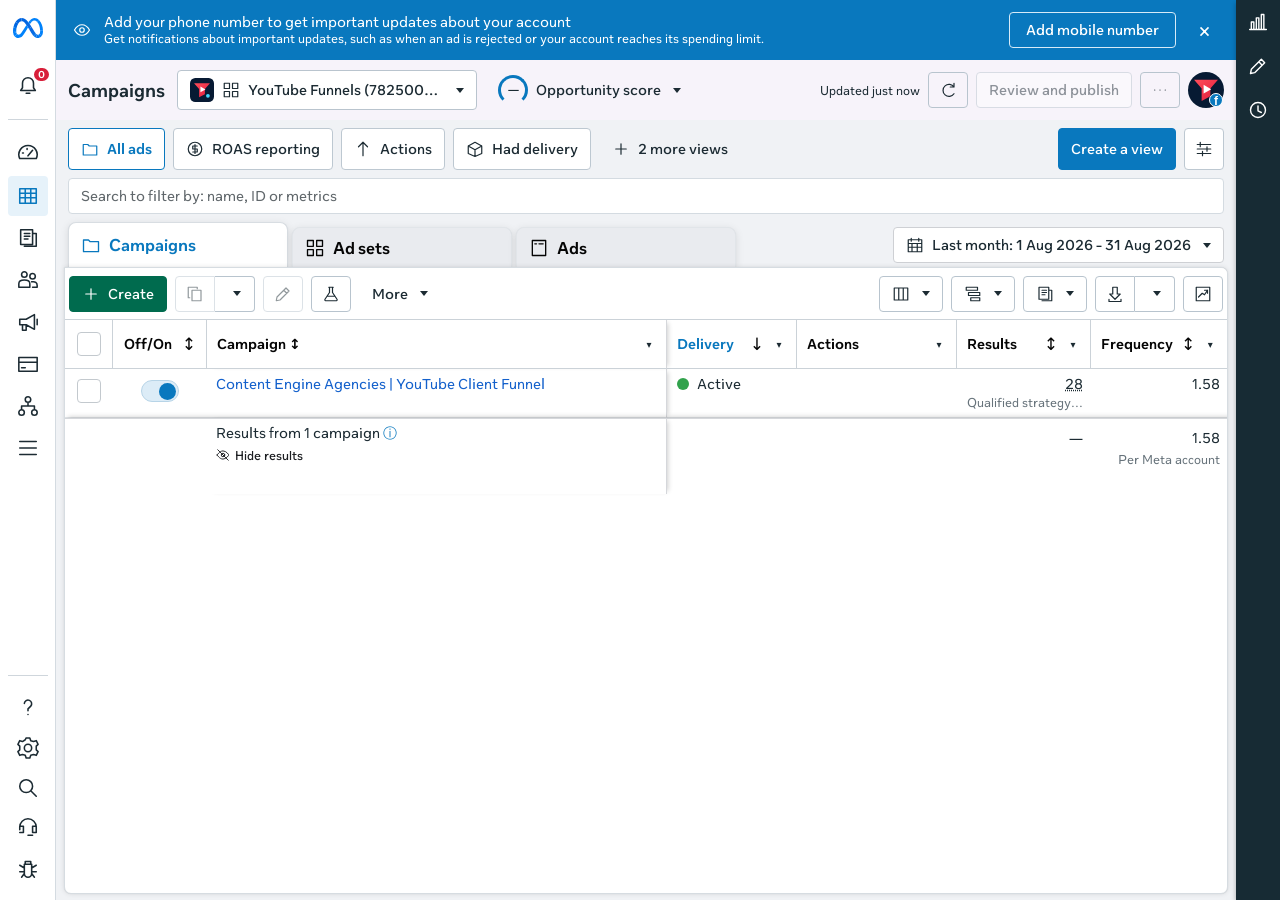
<file: index.html>
<!doctype html>
<html lang="en"><head><meta charset="utf-8"><meta name="viewport" content="width=device-width,initial-scale=1"><meta name="description" content="Static Ads Manager dashboard template with imported report data."><title>Ads Manager - Manage ads - Campaigns</title><link rel="icon" href="assets/favicon.svg"><link rel="stylesheet" href="styles.css?v=11c450855d3ec6a2"></head>
<body><nav id="sidebar" aria-label="Main navigation"></nav><main id="app"><section id="account-alert" aria-label="Account notification"></section><header id="header"></header><section id="workspace"><div id="views"></div><div class="searchbar"><span id="filter-chips"></span><input id="search" aria-label="Search campaigns, ad sets or ads" placeholder="Search to filter by: name, ID or metrics" autocomplete="off"><button class="icon-button" data-action="filters" title="Search and filter" aria-label="Search and filter"></button></div><div id="tabs"></div><section id="table-panel"><div id="toolbar"></div><div id="notice" hidden></div><div id="table-scroll" tabindex="0" aria-label="Scrollable reporting table"><table id="data-table"></table></div></section></section></main><aside id="rightbar"></aside><div id="popover" class="popover" hidden></div><dialog id="modal"></dialog><div id="drawer" hidden></div><div id="toast" role="status" hidden></div><script src="assets/company.js?v=7b81f5193eb49099"></script><script src="assets/data.js?v=13ae4bbc28cd1eae"></script><script src="assets/creatives.js?v=3c0ee0cc5d29f890"></script><script src="app.js?v=01bb34470ce94262"></script><script src="options.js?v=99bdea44d9684b03"></script><script src="creatives.js?v=c69f7ed2729ac9e9"></script><script src="breakdowns.js?v=2aff0ffcfb883b6e"></script><script src="column-editor.js?v=8ea041b176806b85"></script><script src="assets/vendor/xlsx.full.min.js?v=c9506197caf809a0"></script><script src="exports.js?v=f3770abbb6e367da"></script>
<script src="preview-modal.js?v=050e2053de59de13"></script><script src="formatting.js?v=ef0cbde41c528ed6"></script><script src="sorting.js?v=6ae50767b2b892c7"></script><script src="saved-presets.js?v=0e40792ff7ae349d"></script></body></html>
</file>
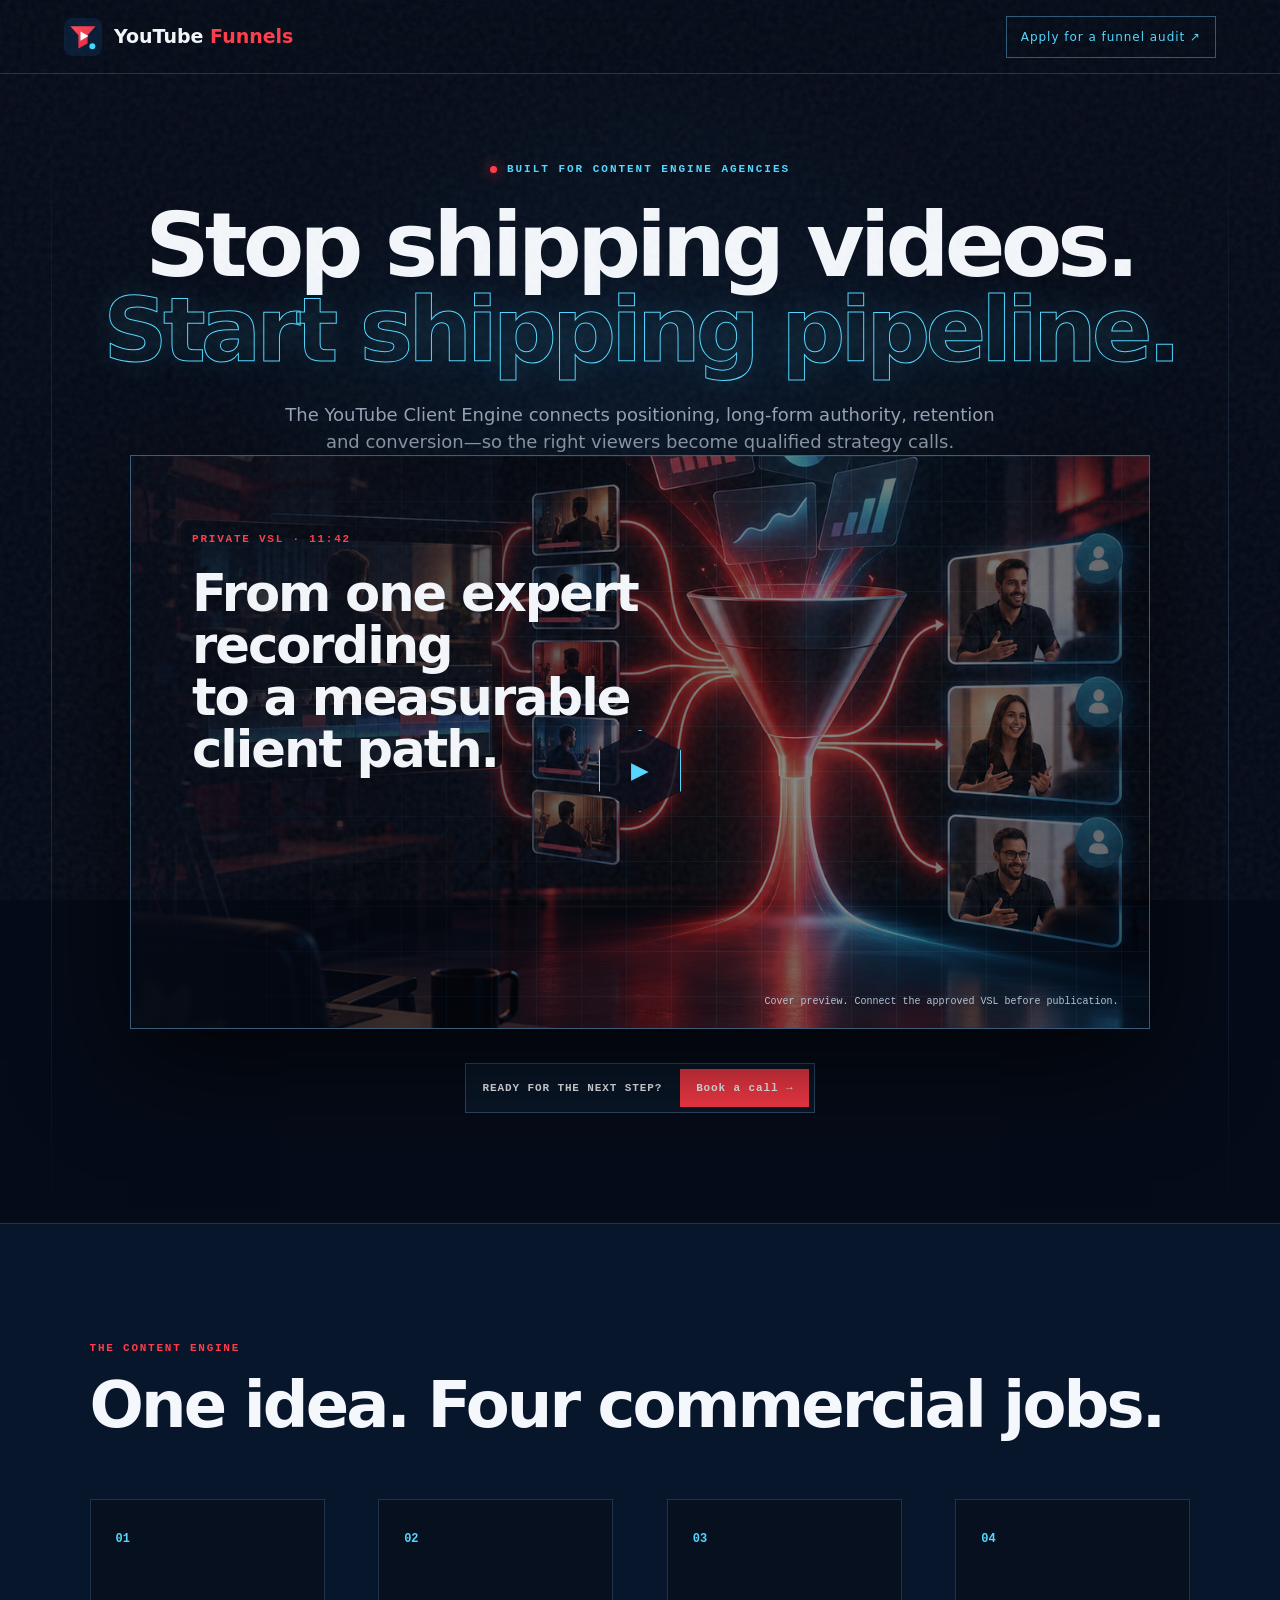
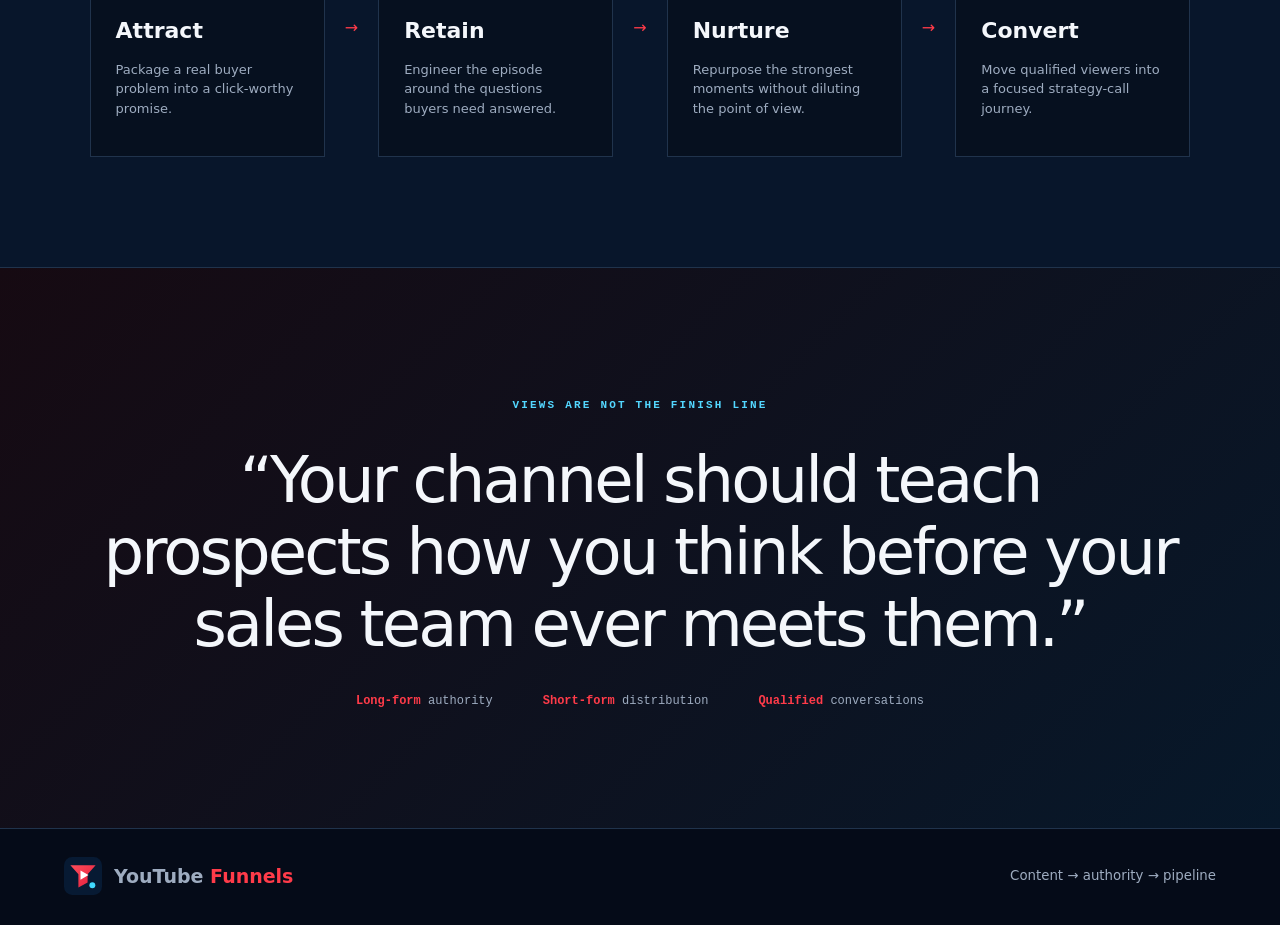
<file: vsl/index.html>
<!doctype html>
<html lang="en">
<head>
  <meta charset="utf-8">
  <meta name="viewport" content="width=device-width,initial-scale=1">
  <meta name="description" content="YouTube Funnels VSL and strategy-call page for content-engine agencies.">
  <title>YouTube Funnels — Turn Every Upload Into Pipeline</title>
  <link rel="stylesheet" href="styles.css?v=6fa674d772280237">
</head>
<body data-brand="youtube-funnels">
  <div class="noise" aria-hidden="true"></div>
  <header>
    <a class="brand" href="#top"><img src="../assets/company-media/profileImage.svg" alt=""><span>YouTube <b>Funnels</b></span></a>
    <a class="nav-cta" href="#book-call">Apply for a funnel audit ↗</a>
  </header>
  <main id="top">
    <section class="hero">
      <div class="signal"><span></span> BUILT FOR CONTENT ENGINE AGENCIES</div>
      <h1>Stop shipping videos.<br><strong>Start shipping pipeline.</strong></h1>
      <p class="lede">The YouTube Client Engine connects positioning, long-form authority, retention and conversion—so the right viewers become qualified strategy calls.</p>
      <div class="vsl-shell">
        <div class="screen-grid" aria-hidden="true"></div>
        <img src="../assets/company-media/0-image.png" alt="YouTube content engine funnel visual">
        <div class="screen-shade"></div>
        <div class="screen-copy"><span>PRIVATE VSL · 11:42</span><h2>From one expert recording<br>to a measurable client path.</h2></div>
        <button class="play" type="button" data-play aria-label="Play local VSL preview">▶</button>
        <p data-video-note>Cover preview. Connect the approved VSL before publication.</p>
      </div>
      <div class="hero-booking" id="book-call">
        <button class="cta" type="button" data-book-call><span>READY FOR THE NEXT STEP?</span><b>Book a call →</b></button>
        <p class="booking-note" data-booking-note hidden>Calendar link not connected yet. Add the approved booking link before publication.</p>
      </div>
    </section>

    <section class="pipeline">
      <div class="section-head"><span>THE CONTENT ENGINE</span><h2>One idea. Four commercial jobs.</h2></div>
      <div class="pipeline-track">
        <article><b>01</b><h3>Attract</h3><p>Package a real buyer problem into a click-worthy promise.</p></article>
        <i>→</i>
        <article><b>02</b><h3>Retain</h3><p>Engineer the episode around the questions buyers need answered.</p></article>
        <i>→</i>
        <article><b>03</b><h3>Nurture</h3><p>Repurpose the strongest moments without diluting the point of view.</p></article>
        <i>→</i>
        <article><b>04</b><h3>Convert</h3><p>Move qualified viewers into a focused strategy-call journey.</p></article>
      </div>
    </section>

    <section class="proof">
      <p>VIEWS ARE NOT THE FINISH LINE</p>
      <blockquote>“Your channel should teach prospects how you think before your sales team ever meets them.”</blockquote>
      <div class="metrics"><span><b>Long-form</b> authority</span><span><b>Short-form</b> distribution</span><span><b>Qualified</b> conversations</span></div>
    </section>

  </main>
  <footer><div class="brand"><img src="../assets/company-media/profileImage.svg" alt=""><span>YouTube <b>Funnels</b></span></div><small>Content → authority → pipeline</small></footer>
  <script src="app.js?v=4c173487b4d3c933"></script>
</body>
</html>
</file>
<file: styles.css>
:root{font-family:Arial,Helvetica,sans-serif;font-size:14px;color:#1c2b33;--blue:#0978BE;--border:#cdd2d5;--muted:#606770;--row:#f2f3f5;--name-width:460px}*{box-sizing:border-box}body{margin:0;background:linear-gradient(120deg,#e3eef8,#e5f5ed);height:100vh;overflow:hidden}button,input,select,textarea{font:inherit;color:inherit}button{cursor:pointer;border:1px solid #aeb7bd;background:#fff;border-radius:4px;padding:8px 12px;display:inline-flex;gap:8px;align-items:center;justify-content:center;white-space:nowrap;height:36px}button:hover{background:#f0f2f5}button:disabled{opacity:.48;cursor:default}button:focus-visible,a:focus-visible,input:focus-visible,select:focus-visible{outline:2px solid #0978BE;outline-offset:2px}button.primary{background:#0978BE;color:#fff;border-color:#0978BE}button.primary:hover{background:#0978BE}button.green{background:#006b50;color:#fff;border-color:#006b50}button.flat{border-color:transparent;background:transparent}button.flat:hover{background:#e5e9ed}button.icon-button{width:40px;padding:8px;background:transparent}.icon{width:18px;height:18px;flex:none;vertical-align:middle;stroke:currentColor;fill:none;stroke-width:1.6;stroke-linecap:round;stroke-linejoin:round}.chevron{width:0;height:0;border-left:4px solid transparent;border-right:4px solid transparent;border-top:5px solid currentColor;margin-left:4px}.spacer{flex:1}.muted{color:var(--muted)}.small{font-size:12px}.text-link{border:0;padding:0;height:auto;background:none;color:#0978BE;justify-content:flex-start}.text-link:hover{text-decoration:underline;background:none}#sidebar{position:fixed;left:0;top:0;bottom:34px;width:57px;background:white;border-right:1px solid var(--border);display:flex;align-items:center;flex-direction:column;padding:12px 7px;gap:4px;z-index:25}#sidebar .meta-logo{height:24px;width:32px;margin:6px 0 22px}#sidebar button{width:40px;height:38px;border:0;padding:8px;position:relative;background:transparent}#sidebar button:hover,#sidebar button.selected{background:#e1eff8;color:#0978BE}#sidebar .icon{width:24px;height:24px}#sidebar hr{width:40px;border:0;border-top:1px solid var(--border);margin:15px 0}#sidebar .nav-bottom{margin-top:auto;display:flex;flex-direction:column;gap:0}#sidebar .badge{position:absolute;top:0;right:0;background:#a80d25;color:white;border-radius:9px;padding:1px 4px;font-size:11px;font-weight:bold}#app{margin-left:57px;margin-right:44px;height:calc(100vh - 34px);display:flex;flex-direction:column}#header{height:61px;display:flex;align-items:center;gap:8px;padding:10px 12px;background:linear-gradient(100deg,#f7ecee,#eceaf6 60%,#e6eef8);flex:none}h1{font-size:18px;margin:0 6px 0 0}#account{width:300px;justify-content:flex-start;height:40px;border-color:#cdd1d5;font-size:14px}#account .account-label{overflow:hidden;text-overflow:ellipsis;flex:1;text-align:left}.account-avatar{display:inline-grid;place-items:center;width:25px;height:25px;background:#f68189;color:#9e1830;border:3px solid #fac5c8;font-weight:bold}.score{display:inline-flex;align-items:center;gap:10px}.score-ring{font-size:11px;font-weight:bold;width:29px;height:29px;display:grid;place-items:center;border:3px solid #0978BE;border-bottom-color:transparent;border-radius:50%}.profile{border-radius:50%;background:#e2e8f0!important;border:2px solid white!important;width:36px;height:36px;padding:0;font-size:12px;font-weight:bold}#workspace{margin:0 5px;min-height:0;flex:1;border:1px solid #d4dde3;border-radius:9px;padding:7px 8px 6px;background:#f0f3f7aa;display:flex;flex-direction:column}#views{display:flex;gap:8px;align-items:center;min-height:43px;margin-bottom:8px}#views button{height:42px;border-color:#c7ced3}#views button.active{color:#0978BE;border-color:#0978BE;background:#f9fcff;font-weight:bold}#views .flat{border-color:transparent}.searchbar{height:36px;background:white;border-radius:3px;display:flex;align-items:center;margin-bottom:8px;flex:none}.searchbar input{border:0;background:transparent;outline:0;flex:1;padding:9px 16px;min-width:90px}.searchbar input::placeholder{color:#60676b}.searchbar .icon-button{border:0;width:35px;height:34px}.chip{display:inline-flex;gap:8px;align-items:center;border:1px solid #bdd5e5;background:#eaf3fb;border-radius:4px;margin-left:6px;padding:4px 8px;font-size:12px}.chip button{height:18px;border:0;padding:0;background:none}#tabs{display:flex;align-items:end;gap:7px;min-height:45px;flex:none}#tabs [role=tab]{height:43px;justify-content:flex-start;min-width:0;width:286px;border-radius:10px 10px 0 0;border:0;box-shadow:0 -2px 7px #2335410b;background:#edf0f5;font-weight:bold;font-size:16px;padding:12px}#tabs [role=tab][aria-selected=true]{background:white;color:#0978BE;box-shadow:0 -2px 8px #23354113}#tabs [role=tab] .icon{width:22px;height:22px}#date-button{margin:0 0 8px auto;background:transparent;height:36px}#table-panel{background:#fff;border-radius:0 7px 7px 7px;display:flex;flex:1;min-height:0;margin:0 -1px;overflow:hidden}#table-panel{flex-direction:column}#toolbar{display:flex;gap:8px;align-items:center;padding:8px 1px;border-bottom:1px solid var(--border);height:53px;flex:none}#toolbar .split{display:flex;gap:0}#toolbar .split button:first-child{border-radius:4px 0 0 4px}#toolbar .split button:last-child:not(:first-child){border-radius:0 4px 4px 0;border-left:0;width:39px}#table-scroll{overflow:auto;flex:1;position:relative;scrollbar-color:#b7b9bc #f5f5f5;scrollbar-width:thin}table{border-collapse:separate;border-spacing:0;table-layout:fixed;width:max-content;min-width:100%;font-size:14px}th{height:48px;background:white;text-align:left;border-right:1px solid var(--border);border-bottom:1px solid var(--border);padding:0;position:sticky;top:0;z-index:4;font-size:14px}th .th-content{height:48px;padding:7px 10px;display:flex;align-items:center;gap:8px;cursor:pointer}th .th-label{display:-webkit-box;-webkit-line-clamp:2;-webkit-box-orient:vertical;overflow:hidden;line-height:19px;flex:1}th .sort-mark{font-size:17px;font-weight:normal}th .sort-arrow{font-size:10px}.resize-handle{position:absolute;right:-3px;top:0;height:100%;width:7px;cursor:col-resize;z-index:10}td{height:46px;padding:6px 8px 6px 10px;text-align:right;vertical-align:top;border-bottom:1px solid #f7f8f9;background:white;line-height:19px;overflow:hidden;text-overflow:ellipsis;white-space:nowrap}tbody tr:nth-child(even) td{background:var(--row)}tbody tr:hover td{background:#eaf1f8}tbody tr.selected td{background:#e1effb}td .sub{display:block;color:#60666b;font-size:12px;line-height:17px;white-space:nowrap;overflow:hidden;text-overflow:ellipsis}th.check,td.check{position:sticky;left:0;width:48px;min-width:48px;max-width:48px;text-align:center;padding:10px 9px;z-index:3}th.onoff,td.onoff{position:sticky;left:48px;width:94px;min-width:94px;max-width:94px;text-align:center;z-index:3}td.onoff{padding:12px}th.name,td.name{position:sticky;left:142px;width:var(--name-width);min-width:var(--name-width);max-width:var(--name-width);text-align:left;border-right:1px solid #d5d7db;z-index:3}th.check,th.onoff,th.name{z-index:6}td.name{padding:5px 9px;height:46px;position:sticky}td.name .name-link{font-weight:600;font-size:14px;color:#005ca4;border:0;background:none;display:block;width:100%;text-align:left;padding:0 12px 0 0;height:20px;overflow:hidden;text-overflow:ellipsis;white-space:nowrap;line-height:20px}td.name .name-link:hover{text-decoration:underline}.row-actions{display:flex;gap:13px;visibility:hidden;height:16px;align-items:center}.row-actions button{padding:0;border:0;background:none;font-size:12px;height:16px;color:#53636e;gap:3px}.row-actions .icon{width:12px;height:12px}tr:hover .row-actions,tr.selected .row-actions{visibility:visible}.pin{position:absolute;right:7px;top:5px;color:#0978BE}.pin .icon{width:13px;height:13px}.delivery{text-align:left!important}.dot{display:inline-block;width:12px;height:12px;border-radius:50%;background:#c6ced3;margin-right:8px;vertical-align:-1px}.dot.active{background:#30a24c}.dot.draft{background:#7986c9}input[type=checkbox]{appearance:none;width:24px;height:24px;border:1px solid #c3c9ce;background:white;border-radius:4px;vertical-align:middle;margin:0;cursor:pointer;position:relative}input[type=checkbox]:checked{background:#0978BE;border-color:#0978BE}input[type=checkbox]:checked:after{content:'✓';position:absolute;inset:0;color:#fff;font-size:18px;text-align:center;line-height:22px}.switch{width:38px;height:22px;border:1px solid #ccd1d5;background:white;border-radius:15px;padding:2px;display:inline-flex;justify-content:flex-start}.switch:before{content:'';background:#23343b;display:block;width:17px;height:17px;border-radius:50%}.switch[aria-checked=true]{background:#deedf9;justify-content:flex-end}.switch[aria-checked=true]:before{background:#0978BE}tfoot{position:sticky;bottom:0;z-index:5}tfoot td{height:75px;background:white!important;border-top:1px solid var(--border);border-bottom:0;padding-top:7px}tfoot td.name{font-weight:normal;font-size:14px}.metric-result{text-decoration:underline dotted;cursor:pointer}.empty{height:250px;text-align:center;padding:55px;color:#5e6971}.empty h2{font-size:19px;color:#1c2b33}#rightbar{position:fixed;right:0;top:0;bottom:34px;width:44px;background:#1b2a31;display:flex;flex-direction:column;align-items:center;padding:4px;gap:7px}#rightbar button{color:#bcc4ca;background:none;border:0;width:36px}.popover{position:fixed;z-index:60;background:#fff;border-radius:8px;box-shadow:0 6px 24px #1c2b3340;border:1px solid #d9dde1;padding:8px;min-width:235px;max-height:75vh;overflow:auto}.popover[hidden]{display:none}.menu-item{display:flex;width:100%;border:0;text-align:left;justify-content:flex-start;min-height:36px;height:auto;background:#fff;padding:9px 10px;border-radius:4px;white-space:normal}.menu-item:hover{background:#edf3f8}.menu-item.selected{background:#e7f3ff;color:#0978BE}.menu-heading{font-size:14px;font-weight:bold;padding:10px}.menu-separator{border:0;border-top:1px solid #e0e3e6;margin:6px 0}.popover input[type=search]{width:100%;padding:9px;border:1px solid #aeb7bd;border-radius:4px;margin-bottom:8px}dialog{border:0;border-radius:9px;padding:0;box-shadow:0 15px 60px #0004;width:650px;max-width:calc(100vw - 32px);color:#1c2b33;max-height:90vh}dialog::backdrop{background:#1c2b3360}.modal-head{display:flex;align-items:center;padding:16px 20px;border-bottom:1px solid #dce0e3;gap:15px}.modal-head h2{font-size:20px;margin:0;flex:1}.modal-head .icon-button{border:0;background:#f0f2f5;border-radius:50%;height:32px;width:32px}.modal-body{padding:20px;overflow:auto;max-height:65vh}.modal-footer{padding:12px 20px;border-top:1px solid #dce0e3;display:flex;justify-content:flex-end;gap:8px}.field{display:block;margin-bottom:18px;font-weight:bold}.field input:not([type=checkbox]):not([type=radio]),.field select,.field textarea{display:block;width:100%;margin-top:7px;padding:10px 12px;border:1px solid #aeb7bd;border-radius:5px;font-weight:normal;background:white}.field textarea{min-height:90px;resize:vertical}.field small{display:block;margin-top:5px;font-size:12px;color:#606770;font-weight:normal}.field-row{display:flex;gap:16px}.field-row>*{flex:1;min-width:0}.info-box{padding:12px 14px;background:#edf5fb;border:1px solid #cbdfea;border-radius:6px;margin-bottom:18px;font-size:14px;line-height:21px}.option-card{display:flex;align-items:center;gap:12px;border:1px solid #d3d9dd;padding:13px;border-radius:6px;margin:8px 0;cursor:pointer}.option-card:has(input:checked){background:#edf6ff;border-color:#0978BE}.option-card .icon{width:27px;height:27px}.option-card strong{display:block;margin-bottom:4px}.option-card small{color:#606770}.calendar-wrap{display:flex;gap:20px}.calendar-presets{width:140px;flex:none;display:flex;flex-direction:column;gap:3px}.calendar-presets button{border:0;justify-content:flex-start;height:32px}.calendar{flex:1}.calendar-grid{display:grid;grid-template-columns:repeat(7,1fr);gap:3px;text-align:center}.calendar-grid button{padding:0;height:34px;border:0}.calendar-grid .in-range{background:#e5f1fb;border-radius:0}.calendar-grid .endpoint{background:#0978BE;color:white}.calendar-month{display:flex;align-items:center;justify-content:space-between;margin-bottom:15px;font-weight:bold}.calendar-grid small{padding:8px 0;color:#687078}.checklist{display:grid;grid-template-columns:1fr 1fr;gap:8px}.checklist label{display:flex;align-items:center;gap:10px;padding:7px 3px}.checklist input{width:20px;height:20px;flex:none}.checklist input:checked:after{font-size:15px;line-height:18px}#drawer{position:fixed;top:0;right:44px;bottom:34px;width:min(780px,calc(100vw - 100px));background:#f1f3f5;z-index:45;box-shadow:-8px 0 25px #1c2b3326;display:flex;flex-direction:column}#drawer[hidden]{display:none}.drawer-body{padding:20px;overflow:auto;flex:1}.card{background:white;border-radius:8px;padding:20px;margin-bottom:15px;border:1px solid #dce1e5}.card h3{margin:0 0 16px;font-size:17px}.drawer-tabs{padding:12px 20px;display:flex;gap:15px;border-bottom:1px solid #cdd2d5;background:white}.drawer-tabs button{border:0}.drawer-tabs button.active{color:#0978BE;background:#eaf3fc}.metric-cards{display:grid;grid-template-columns:repeat(3,1fr);gap:12px;margin-bottom:20px}.metric-card{padding:15px;background:white;border:1px solid #dce1e5;border-radius:7px}.metric-card strong{display:block;font-size:25px;margin-top:10px}.bar-row{display:flex;align-items:center;gap:12px;margin:15px 0;font-size:12px}.bar-row span{width:150px;overflow:hidden;text-overflow:ellipsis;white-space:nowrap}.bar-track{height:20px;flex:1;background:#f0f4f8;border-radius:3px;overflow:hidden}.bar-fill{height:100%;background:#0978BE;min-width:1px}.bar-row b{width:94px;text-align:right;font-weight:normal}#toast{position:fixed;bottom:53px;right:64px;background:white;border-left:5px solid #138238;box-shadow:0 4px 25px #0003;border-radius:6px;padding:18px 25px;z-index:100;max-width:410px;line-height:20px}#notice{padding:7px 12px;background:#fff8e6;border-bottom:1px solid #eadbae;font-size:12px}.tab-count{background:#dceaf7;font-size:12px;padding:2px 5px;border-radius:3px;margin-left:auto}.page-nav{display:flex;align-items:center;gap:6px;margin-left:auto;font-size:12px}.page-nav button{padding:3px 8px;height:27px}.page-nav+#date-button{margin-left:8px}.preview-ad{max-width:360px;margin:auto;border:1px solid #d9dde1;border-radius:6px;overflow:hidden}.preview-ad .ad-copy{padding:12px;white-space:pre-wrap}.preview-ad img{width:100%;max-height:330px;object-fit:contain;background:#eee}.ad-placeholder{background:#f0f2f5;min-height:180px;display:grid;place-items:center;color:#737d85}.tool-grid{display:grid;grid-template-columns:repeat(2,1fr);gap:10px}.tool-grid button{justify-content:flex-start;height:50px}.history-entry{padding:14px;border-bottom:1px solid #e1e4e7;line-height:21px}.selected-columns{display:flex;flex-wrap:wrap;gap:5px;margin:12px 0}.selected-columns button{font-size:12px;height:26px}body.compact td{height:36px;padding-top:3px;padding-bottom:2px}body.compact .row-actions{display:none}@media(max-width:1250px){#views{gap:5px}#views button{padding:8px}#views .optional{display:none}#header .score-label{display:none}#account{width:270px}#tabs [role=tab]{width:190px}#toolbar{gap:5px}#toolbar button{padding:7px 9px}#toolbar .ab-label{display:none}}@media(max-width:850px){#header .updated,#header .score{display:none}#account{width:225px}#header{padding:8px;gap:5px}#views{overflow-x:auto}#views .spacer{display:none}#views button{flex:none}#toolbar{overflow-x:auto;flex:none}#toolbar>*{flex:none}#toolbar .spacer{min-width:10px}#tabs{flex-wrap:wrap}#tabs [role=tab]{flex:1;width:auto}#date-button{margin:3px 0 6px auto}#app{margin-right:0}#rightbar{display:none}#drawer{right:0;bottom:0;width:calc(100vw - 57px)}#header h1{font-size:16px}#header #publish{font-size:12px;max-width:100px;overflow:hidden}.calendar-wrap{flex-direction:column}.calendar-presets{width:auto;flex-direction:row;overflow:auto}.checklist{grid-template-columns:1fr}.metric-cards{grid-template-columns:1fr}.field-row{flex-direction:column}}@media print{body{height:auto;overflow:visible;background:white}#sidebar,#header,#views,.searchbar,#tabs,#toolbar,#rightbar,#drawer,#toast{display:none!important}#app{margin:0;height:auto}#workspace,#table-panel,#table-scroll{display:block;overflow:visible}th,td{position:static!important}table{font-size:10px}td .row-actions{display:none}}
@font-face{font-family:Optimistic;src:url('assets/reference-font-2.woff2') format('woff2');font-weight:100 900;font-style:normal;font-display:swap}
:root{font-family:Optimistic,system-ui,Arial,sans-serif}td.name .name-link{font-weight:400;color:#0978BE}#table-panel{margin-left:-8px;margin-right:-8px}#toolbar{padding-left:8px;padding-right:8px}.profile{position:relative}.profile img{width:32px;height:32px;object-fit:cover;border-radius:50%}.fb-dot{position:absolute;bottom:-1px;right:-1px;border:1px solid white;background:#0978BE;color:white;border-radius:50%;height:14px;width:14px;font:bold 12px Arial;line-height:15px}.account-avatar{border:0;object-fit:cover}.menu-item[hidden],.checklist label[hidden]{display:none}
.date-popover{padding:0;max-height:min(540px,calc(100vh - 24px));border:0}.date-menu-shell{display:flex;min-height:510px}.date-menu-shell>aside{width:210px;flex:none;border-right:1px solid #d4d8dc;padding:14px 16px;max-height:520px;overflow:auto;scrollbar-width:thin}.date-menu-shell aside>b{font-size:14px;display:block;margin-bottom:5px}.date-preset-row{border:0;padding:5px 0;width:100%;justify-content:flex-start;height:34px;font-size:14px}.date-preset-row:hover{background:#eef2f5}.radio-dot{width:23px;height:23px;border:1px solid #c6cbd0;border-radius:50%;flex:none;position:relative}.date-preset-row[aria-checked=true] .radio-dot:after{content:'';position:absolute;inset:4px;background:#0978BE;border-radius:50%}.date-menu-shell hr{border:0;border-top:1px solid #cdd1d4}.date-main{padding:12px 16px 16px;display:flex;flex-direction:column;flex:1;min-width:0}.date-calendars{display:flex;gap:28px;position:relative}.date-month{flex:1;min-width:0}.date-month>header{height:33px;display:flex;justify-content:center;gap:12px;margin-bottom:4px}.date-month select{border:0;background:white;font-size:14px;max-width:75px}.date-grid{display:grid;grid-template-columns:repeat(7,1fr);gap:6px 0;text-align:center}.date-grid>span{font-size:12px;color:#5c6268;padding:8px 0}.date-grid button{height:24px;min-width:0;padding:0;border:0;background:white;border-radius:0;font-size:14px}.date-grid button.range{background:#bed9f0}.date-grid button.edge{background:#0978BE;color:white;border-radius:3px}.date-grid button:hover{box-shadow:inset 0 0 0 1px #0978BE}.date-nav{position:absolute;top:0;border:0;padding:0;width:20px;height:28px;background:white}.date-prev{left:0}.date-next{right:0}.date-compare{display:flex;gap:9px;align-items:center;margin:20px 0 8px}.date-range-line{display:flex;align-items:center;gap:5px}.range-dot{width:16px;height:16px;background:#bcd8ef;border-radius:5px;flex:none}.date-range-line select{width:44%;padding:8px;border:1px solid #c6cbd0;border-radius:4px;background:white;height:36px}.date-range-line input{width:25%;min-width:0;padding:8px 4px;border:1px solid #c6cbd0;border-radius:4px;font-size:12px;height:36px}.date-main footer{display:flex;gap:8px;align-items:end;margin-top:auto;padding-top:24px}.date-main footer small{font-size:12px;color:#606770;align-self:end}.compare-line{margin-top:8px}.sort-menu-button{padding:0;border:0;background:transparent;height:22px;width:14px;min-width:14px;font-size:10px}.sort-menu-button:hover{background:#e6edf4}@media(max-width:780px){.date-popover{width:calc(100vw - 75px)!important;left:65px!important}.date-menu-shell>aside{width:150px;padding:10px}.date-calendars{gap:12px}.date-month:nth-of-type(2){display:none}.date-main footer{flex-wrap:wrap}.date-main footer small{width:100%}.date-menu-shell{min-height:480px}}
/* Match Meta's observed 46 px campaign row rhythm. */
#tabs{min-height:43px}td{padding-top:4px;padding-bottom:5px}td.name{padding-top:4px;padding-bottom:5px}td.onoff{padding:11px}.switch{vertical-align:top}#sidebar hr{margin-top:17px;margin-bottom:17px}
.creative-library input{width:100%;height:40px;padding:8px 12px;border:1px solid #ccd0d5;border-radius:6px}.creative-item{display:flex;width:100%;text-align:left;gap:12px;padding:12px;border:0;border-bottom:1px solid #e4e6eb;background:white;align-items:center}.creative-item:hover{background:#eef5ff}.creative-item>span:nth-last-child(2){flex:1;min-width:0}.creative-item small{display:block;color:#65676b;margin-top:5px;overflow-wrap:anywhere}.creative-item img,.creative-no-image{width:56px;height:56px;object-fit:cover;border-radius:5px;flex-shrink:0}.creative-no-image{display:grid;place-items:center;background:#edf0f4;color:#65676b}.creative-pagination,.preview-controls{display:flex;align-items:center;justify-content:space-between;gap:12px;margin:16px 0}.preview-controls select{padding:8px;border:1px solid #ccd0d5;border-radius:5px}.source-preview-layout{max-width:760px;margin:auto}.source-ad{max-width:430px;margin:20px auto;background:#fff}.source-primary{white-space:pre-wrap}.source-media{position:relative;background:#141414}.source-media img{display:block;width:100%;max-height:540px;object-fit:contain}.video-indicator{position:absolute;bottom:12px;left:12px;background:#000b;color:#fff;padding:6px 10px;border-radius:16px}.source-destination{background:#f0f2f5;overflow-wrap:anywhere}.source-destination h3{margin:6px 0}.source-destination p{font-size:13px;color:#65676b}.creative-external{display:inline-block;padding:8px 12px;border:1px solid #ccd0d5;border-radius:5px;color:#2161cc;margin:4px 0;text-decoration:none;background:white}.preview-page-icon{float:left;width:38px;height:38px;background:#e9eef5;border-radius:50%;display:grid;place-items:center;margin-right:9px}.preview-social{padding:13px;text-align:center;border-top:1px solid #ddd;color:#65676b}.vertical-placement{max-width:320px}.vertical-placement .source-media img{height:480px;object-fit:contain}.creative-source-details{padding:16px;background:#f5f7fa;border-radius:8px}.creative-source-details summary{padding:12px 0;cursor:pointer}.creative-source-details dl{display:grid;grid-template-columns:130px 1fr;gap:10px;font-size:13px}.creative-source-details dd{margin:0;overflow-wrap:anywhere}.creative-source-details dt{font-weight:600}
.preview-full-copy summary{color:#65676b;font-weight:600;cursor:pointer;display:inline}.preview-full-copy[open]{padding-top:8px}.preview-full-copy[open] summary{margin-bottom:8px;display:block}
.breakdown-popover{overflow:visible!important;padding:4px!important}.breakdown-shell{max-height:min(680px,calc(100vh - 280px));overflow:auto;padding:4px}.breakdown-shell>input{width:100%;padding:9px 10px;border:1px solid #ced0d4;border-radius:5px;margin-bottom:6px}.breakdown-choice,.breakdown-category{width:100%;display:flex;align-items:center;gap:9px;border:0;background:#fff;text-align:left;padding:10px 8px;min-height:42px;font-size:14px}.breakdown-choice:hover,.breakdown-category:hover{background:#eef3fa}.breakdown-choice[aria-checked=true]{background:#e8f1ff}.breakdown-category{justify-content:space-between;min-height:36px}.breakdown-category>span{font-size:24px;font-weight:300;line-height:16px}.breakdown-choice small{display:block;color:#7c8187;font-size:12px;line-height:16px;margin-top:3px}.breakdown-control{width:24px;height:24px;flex-shrink:0;border:1px solid #ccd0d5;border-radius:4px;background:#fff;display:grid;place-items:center}.breakdown-control.radio{border-radius:50%}.breakdown-control.checked{background:#0978BE;border-color:#0978BE;color:white}.breakdown-control.radio.checked{background:white}.breakdown-control.radio.checked:after{content:'';width:12px;height:12px;background:#0978BE;border-radius:50%}.breakdown-choice:disabled{color:#8a8d91;background:#fff}.breakdown-choice:disabled .breakdown-control{background:#f0f2f5}#breakdown-flyout{position:fixed;background:white;border:1px solid #e4e6eb;box-shadow:0 3px 14px #0003;border-radius:6px;padding:4px;z-index:100;max-height:calc(100vh - 24px);overflow:auto}.enable-breakdown{border:1px solid #ddd;padding:4px 8px;border-radius:4px;display:inline-block!important}.breakdown-popover .menu-heading{margin:8px;font-weight:600;color:#333}
.breakdown-choice{justify-content:flex-start;white-space:normal;height:auto}.breakdown-choice>span:last-child{min-width:0}.breakdown-choice:disabled{opacity:1}.breakdown-category{height:auto}.breakdown-popover .menu-heading{white-space:normal}#breakdown-flyout{overflow-x:hidden}.creative-item{height:auto;justify-content:flex-start;white-space:normal}.creative-item b{overflow-wrap:anywhere}
.source-column-modal{max-width:calc(100vw - 40px);height:min(700px,calc(100vh - 70px));padding:0;overflow:hidden}.source-column-modal .modal-head{height:56px;padding:16px;justify-content:flex-start}.source-column-modal .modal-head h2{font-size:16px}.source-column-modal .modal-head>.icon-button{margin-left:auto}.source-column-layout{height:calc(100% - 126px);display:grid;grid-template-columns:minmax(0,1fr) 264px}.column-catalog-area{display:flex;flex-direction:column;min-height:0;padding:8px}.column-search-row{display:flex;gap:8px;padding:0 8px}.column-search-row input{flex:1;min-width:0;height:36px;padding:9px 12px;border:1px solid #ccd0d5;border-radius:4px}.column-tabs{display:flex;gap:8px;padding:12px 8px 20px}.column-tabs button{border:0;padding:8px 12px}.column-tabs [aria-selected=true]{color:#0978BE;background:#deebf5;font-weight:600}#metric-catalog{overflow:auto;flex:1;min-height:0;padding-right:8px}.column-suggestions{border:1px solid #ced0d4;padding:16px;margin:8px 0 16px;border-radius:4px}.column-suggestions b{display:block;margin-bottom:12px}.metric-grid{display:grid;grid-template-columns:1fr 1fr;gap:0 14px;background:#fff;padding:12px}.metric-choice{display:flex;gap:9px;align-items:center;padding:8px 4px;min-height:40px;cursor:pointer;font-size:14px}.metric-choice input{width:24px;height:24px;accent-color:#0978BE;flex-shrink:0}.metric-group{margin-bottom:4px;padding:8px;border-radius:3px;background:#deebf5}.metric-group summary{cursor:pointer;list-style:none;position:relative;min-height:28px}.metric-group summary:after{content:'⌃';position:absolute;right:8px;top:4px}.metric-group:not([open]) summary:after{content:'⌄'}.metric-group summary small{display:block;font-size:12px;margin:3px 0 10px}.metric-group .metric-grid{border-radius:3px}#column-selection{border-left:1px solid #ccd0d5;display:flex;flex-direction:column;min-height:0;padding:12px 8px 0}#column-selection h3{margin:0;font-size:16px}#column-selection>p{margin:3px 0 12px}.column-selection-list{overflow:auto;min-height:0;flex:1;padding-right:12px}.column-selected{display:flex;align-items:center;min-height:46px;gap:8px;border-bottom:1px solid #ccd0d5;padding:9px 0;font-size:14px}.column-selected.fixed{padding-left:24px}.column-selected>span:nth-child(2){flex:1;min-width:0;overflow-wrap:anywhere}.column-drag{color:#777;cursor:grab;flex-shrink:0}.column-selected button{padding:0;width:20px;height:24px;border:0;flex-shrink:0;font-size:21px}.column-reorder{display:none}.column-selected:hover .column-reorder,.column-selected:focus-within .column-reorder{display:flex}.column-reorder button{font-size:13px;width:16px}.source-column-modal .modal-footer{height:70px;display:flex;padding:16px}.source-column-modal .modal-footer>:first-child{margin-right:auto}@media(max-width:850px){.source-column-layout{grid-template-columns:minmax(0,1fr) 215px}.column-tabs{gap:0;overflow:auto}.column-tabs button{padding:8px}.metric-grid{grid-template-columns:1fr}.column-search-row button{font-size:12px}}
.source-column-modal .modal-head h2{flex:0 0 auto;margin-right:4px}.source-column-modal .modal-head .text-link{margin-right:auto}.source-column-modal input[type=checkbox]{appearance:none;border:1px solid #c7cbd0;border-radius:3px;background:#fff;display:grid;place-content:center}.source-column-modal input[type=checkbox]:checked:after{content:'✓';color:#0b719f;font-size:21px;line-height:22px}.source-column-modal .column-suggestions .metric-grid{padding:4px 0}.source-column-modal .column-suggestions{padding:16px}.source-column-modal .column-selected>button{font-weight:300;font-size:23px}
.table-ad-thumbnail{width:42px;height:42px;object-fit:cover;float:left;margin:-2px 8px -2px 0;border-radius:2px}.name-link.with-thumbnail{max-width:calc(100% - 55px)}
.export-format-options{border:0;padding:0;margin:20px 0}.export-format-options legend{font-weight:600;margin-bottom:12px}.export-format-options label{display:flex;gap:10px;align-items:center;margin:12px 0}.export-format-options input{width:22px;height:22px;accent-color:#0978BE}.export-include{display:flex;gap:10px;align-items:center;margin:16px 0}.export-include input{width:24px;height:24px;accent-color:#0978BE}.export-column-note{padding:12px;background:#f0f4f8;margin:16px 0;border-radius:4px}
/* Source-inspected ad preview modal, 5 September 2026. */
#modal.source-preview-modal{padding:0;max-width:calc(100vw - 32px);max-height:calc(100vh - 40px);overflow:hidden;border-radius:8px;color:#1c2b33} .source-preview-modal .modal-head{padding:16px;height:56px}.source-preview-modal h2{font-size:16px}.source-preview-modal .modal-footer{padding:16px;justify-content:flex-end}.pm-subhead{display:flex;justify-content:space-between;align-items:center;padding:0 20px;height:48px}.pm-subhead button,.pm-groups button{border:0;background:transparent;border-radius:4px;padding:10px 12px;cursor:pointer}.pm-subhead [aria-selected=true],.pm-groups [aria-selected=true]{background:#e1f0fa;color:#0064a5}.pm-toolbar{display:flex;position:relative;align-items:center;border-top:1px solid #ddd;padding:8px 20px;gap:8px}.pm-groups{display:flex;gap:3px}.pm-groups button{font-size:21px;padding:5px 10px}.pm-toolbar-space{flex:1}.pm-scroll{background:#f5f6f7;overflow:auto;max-height:calc(100vh - 262px);min-height:330px}.pm-grid{display:grid;grid-template-columns:repeat(2,minmax(0,1fr));align-items:start;gap:28px;padding:64px 46px 22px}.pm-card{background:white;border:1px solid #e0e3e5;border-radius:6px;overflow:hidden;font-family:Arial,sans-serif;font-size:11px;color:#1c1e21;min-width:0}.pm-card header{display:flex;gap:7px;align-items:center;padding:10px 8px}.pm-avatar{width:28px;height:28px;object-fit:cover;border-radius:50%;flex-shrink:0}.pm-avatar-empty{background:#e4e6eb;display:grid;place-items:center}.pm-card header small,.pm-contact small{display:block;font-size:10px;margin-top:3px}.pm-dots{margin-left:auto;font-size:18px}.pm-verified{border-radius:50%;background:#0978BE;color:white;font-size:8px;padding:1px 2px}.pm-copy{padding:0 8px 9px;line-height:1.4}.pm-copy summary{list-style:none;cursor:pointer}.pm-copy summary span{color:#65676b}.pm-copy[open] summary{display:none}.pm-copy div{white-space:pre-wrap;cursor:text}.pm-media{position:relative;background:#f1f2f3}.pm-media img{width:100%;display:block}.pm-video{position:absolute;bottom:8px;left:8px;color:white;background:#000a;border-radius:4px;padding:5px;font-size:10px}.pm-link{background:#f0f2f5;padding:8px;display:flex;align-items:center;gap:5px}.pm-link b{font-size:11px;line-height:1.15;flex:1}.pm-link a{font-size:10px;background:#e1e4e9;padding:8px 5px;border:0;border-radius:4px;white-space:nowrap;color:#1c1e21}.pm-counts{display:flex;justify-content:space-between;padding:9px 8px;color:#65676b}.pm-social{border-top:1px solid #ddd;text-align:center;padding:9px 1px;color:#65676b;font-size:10px;white-space:nowrap}.pm-instagram-cta{display:flex;justify-content:space-between;padding:8px;border-bottom:1px solid #eee}.pm-instagram-cta a{padding:0;border:0;font-size:11px}.pm-instagram-social{padding:9px;font-size:19px;white-space:nowrap}.pm-instagram-social span{float:right}.pm-vertical .pm-media{aspect-ratio:9/16;display:flex;align-items:center;background:#171717}.pm-right .pm-media{aspect-ratio:1.91;overflow:hidden}.pm-right .pm-media img{height:100%;object-fit:contain}.pm-render-note{padding:0 20px;font-size:12px;color:#65676b}.pm-details{padding:10px 20px 20px;font-size:12px}.pm-details summary{cursor:pointer}.pm-details dd{overflow-wrap:anywhere;margin:0 0 8px}.pm-details dt{font-weight:600}.pm-details .metric-cards{grid-template-columns:repeat(3,1fr)}.pm-details .metric-card{padding:8px;font-size:10px}.pm-details .metric-card strong{font-size:15px}.pm-share-menu{position:absolute;right:18px;top:48px;width:280px;z-index:5;background:white;box-shadow:0 3px 15px #0003;border-radius:7px;padding:10px;display:grid;gap:5px}.pm-share-menu b{font-size:12px;padding:6px}.pm-share-menu button,.pm-share-menu a{text-align:left;font-size:12px;padding:8px;border:0;display:block;background:white}.pm-share-menu button:hover{background:#f0f2f5}.pm-share-menu button:disabled{opacity:.45}.pm-destination-pane{padding:12px;background:#f7f8fa;max-height:calc(100vh - 240px);overflow:auto}.pm-phone{width:375px;max-width:100%;margin:auto;background:white;border-radius:8px;font:14px Arial,sans-serif}.pm-browser{display:flex;align-items:center;justify-content:space-around;padding:10px;border-bottom:1px solid #ccc;font-size:23px}.pm-browser span{text-align:center;font-size:13px}.pm-skeleton{height:408px;padding:24px 45px}.pm-skeleton>i{display:block;background:#c8cfd4;border-radius:6px;height:10px;width:200px;margin-bottom:10px}.pm-skeleton p{display:flex;gap:8px;align-items:center;margin:18px 0}.pm-skeleton p b{width:32px;height:32px;border-radius:50%;background:#c8cfd4}.pm-skeleton p i{height:10px;width:200px;border-radius:6px;background:#c8cfd4}.pm-contact{border-top:1px solid #ddd;padding:9px 16px;display:flex;align-items:center;gap:15px}.pm-contact .pm-avatar{width:40px;height:40px}.pm-whatsapp{margin-left:auto;background:#007d70;border-radius:4px;color:white;padding:10px;font-size:12px}.pm-phone-bottom{padding:14px;text-align:center;font-size:24px}.pm-destination{padding:50px 20px;text-align:center;min-height:400px;overflow-wrap:anywhere}#modal.source-preview-modal.pm-advanced{width:960px!important}.pm-advanced .pm-grid{padding:30px 100px;gap:40px}@media(max-width:560px){.pm-grid{padding:28px 14px;gap:10px}.pm-toolbar{padding:8px}.pm-groups button{padding:5px}.pm-link{flex-wrap:wrap}.pm-advanced .pm-grid{padding:20px}.pm-details .metric-cards{grid-template-columns:1fr}.pm-skeleton{height:300px}}
.pm-instagram-social{display:flex;align-items:center;gap:12px}.pm-instagram-social .icon{width:19px;height:19px;stroke-width:1.5}.pm-instagram-social span{margin-left:auto}.pm-groups .icon{width:20px;height:20px}
.pm-phone-bottom{display:flex;align-items:center;justify-content:space-around}.pm-phone-bottom .icon{width:24px;height:24px}.pm-copy[open] summary{display:block;color:#65676b;margin-bottom:8px}.pm-copy[open] summary span{font-size:0}.pm-copy[open] summary span:after{content:'less';font-size:11px}
#modal.source-preview-modal.pm-advanced{width:calc(100vw - 16px)!important;max-width:calc(100vw - 16px);height:calc(100vh - 48px);max-height:calc(100vh - 48px)}.pm-advanced-head{padding:18px 16px 28px;display:flex;justify-content:space-between;align-items:flex-start}.pm-advanced-head h2{margin:0 0 4px}.pm-advanced-head p{margin:0;font-size:13px}.pm-advanced-groups{display:flex;gap:8px;flex-wrap:wrap}.pm-advanced-groups button{display:flex;align-items:center;gap:7px;padding:7px;border:0;background:#f7f8fa;border-radius:4px;font-size:13px}.pm-advanced-groups [aria-selected=true]{color:#0064a5;background:#e1f0fa}.pm-advanced-scroll{background:#f7f8fa;padding:20px 24px;overflow:auto;height:calc(100% - 154px)}.pm-advanced-scroll>h3{margin:0 0 5px;font-size:16px}.pm-advanced-scroll>p{margin:0 0 20px}.pm-placement-gallery{display:grid;grid-template-columns:repeat(auto-fill,250px);gap:28px 16px}.pm-placement-name{font-size:14px;margin-bottom:34px}.pm-placement-gallery .pm-card{box-shadow:0 1px 5px #0001}.pm-placement-gallery .pm-vertical{height:444px;position:relative}.pm-placement-gallery .pm-vertical .pm-media{position:absolute;inset:0;aspect-ratio:auto;z-index:0;background:#493227}.pm-placement-gallery .pm-vertical header{position:relative;z-index:1;background:#0004;color:white}.pm-placement-gallery .pm-vertical>.pm-copy{display:none}.pm-placement-gallery .pm-vertical .pm-link,.pm-placement-gallery .pm-vertical .pm-instagram-cta{position:absolute;bottom:16px;left:20px;right:20px;z-index:1;border-radius:9px}.pm-placement-gallery .pm-vertical .pm-social,.pm-placement-gallery .pm-vertical .pm-counts,.pm-placement-gallery .pm-vertical .pm-instagram-social{display:none}
.column-subtitle{display:block;font-size:11px;font-weight:400;color:#65676b;line-height:1.25;margin-top:3px}
.conversion-grid{display:grid;grid-template-columns:minmax(140px,1fr) repeat(3,55px);align-items:center;gap:0;background:#fff;border-radius:4px;padding:12px}.conversion-grid>b,.conversion-grid>span:not(.conversion-label){padding:10px 0;font-size:13px}.conversion-grid>span:not(.conversion-label){text-align:center}.conversion-label{font-size:14px;padding:12px 0}.conversion-grid label{display:flex;justify-content:center;padding:10px 0}.conversion-grid input{width:24px;height:24px}.conversion-grid input:disabled{background:#edf0f3;opacity:.6}.column-subcategories{display:grid;gap:10px;padding:6px 8px 14px 25px;border-bottom:1px solid #ddd}.column-subcategories label{display:flex;gap:8px;align-items:center;font-size:13px}.column-subcategories input{width:21px;height:21px;flex-shrink:0}.column-selected-group:has(.column-subcategories)>.column-selected{border-bottom:0}
.pm-media video{display:block;width:100%;max-height:650px;background:#151515}.pm-vertical .pm-media video{height:100%;object-fit:contain}.pm-right .pm-media video{height:100%;object-fit:contain}
.pm-placement-gallery .pm-vertical:has(video){height:auto}.pm-placement-gallery .pm-vertical:has(video) .pm-media{position:relative;aspect-ratio:9/16}.pm-placement-gallery .pm-vertical:has(video) .pm-link,.pm-placement-gallery .pm-vertical:has(video) .pm-instagram-cta{position:static;margin:8px}.pm-placement-gallery .pm-vertical:has(video) header{background:#fff;color:#1c1e21}
#drawer.formatting-panel{width:360px;max-width:calc(100vw - 30px)}.formatting-panel .drawer-body{padding:16px}.formatting-panel .modal-head h2{font-size:18px}.formatting-panel .field{margin:18px 0}.formatting-panel .field select,.formatting-panel .field input{width:100%;height:36px}.formatting-tabs{display:flex;border-bottom:1px solid #d9dfe3;margin-top:16px}.formatting-tabs button{background:transparent;border:0;flex:1;border-bottom:3px solid transparent;border-radius:0;padding:12px 0}.formatting-tabs [aria-selected=true]{color:#0064a5;border-bottom-color:#0064a5}.formatting-discover{margin-top:24px;font-size:14px}.formatting-discover summary{font-weight:600;cursor:pointer}.formatting-discover>div{display:flex;align-items:center;justify-content:space-between;padding:12px;border:1px solid #dde2e6;margin-top:8px;border-radius:6px}.formatting-discover p{color:#65676b;line-height:1.4}.formatting-scale{height:28px;border:1px solid #d7dce0;border-radius:5px;margin-bottom:10px}.formatting-boundaries>div{display:grid;grid-template-columns:1fr 1fr;gap:10px}.formatting-list .card{margin-top:12px}.formatting-list .card button{margin-right:8px}.formatting-panel .modal-footer{justify-content:flex-end}#formatting-error{color:#b42318;font-size:13px}
.pm-cta-unavailable{font-size:10px!important;padding:7px 5px!important;white-space:nowrap;color:#1c1e21!important;background:#e1e4e9!important;border:0!important;opacity:1!important;cursor:default!important}.pm-instagram-cta .pm-cta-unavailable{background:transparent!important;padding:0!important;font-size:11px!important}
.sorting-rules{display:grid;gap:16px;margin:0 0 20px}.sorting-rule{display:grid;grid-template-columns:75px minmax(0,1fr) 40px 28px;gap:10px;align-items:center}.sorting-rule select{height:36px;width:100%;border:1px solid #ccd0d5;border-radius:4px;padding:8px;background:white}.sorting-rule>button{height:36px;padding:0;font-size:21px}.sorting-rule>button:last-child{border:0;background:transparent}.sorting-columns{display:flex;gap:10px;align-items:center;border-top:1px solid #ddd;padding-top:18px;margin-top:20px}.sorting-columns input{width:20px;height:20px}.sorting-rule strong{font-size:14px}#sorting-error{color:#b42318;font-size:13px}
.saved-presets-list{display:grid;gap:10px}.saved-presets-list article{display:flex;align-items:center;gap:8px;border:1px solid #d8dde2;border-radius:6px;padding:12px}.saved-presets-list article>div{flex:1;min-width:0}.saved-presets-list strong{overflow-wrap:anywhere}.saved-presets-list small{display:block;color:#65676b;margin-top:5px}.saved-presets-list button{padding:7px 10px}
#metric-filter-upper-field[hidden]{display:none!important}
.filter-editor{padding:8px;color:#1c2b33}.filter-editor header{display:flex;align-items:center;justify-content:space-between;gap:12px;padding:0 0 10px}.filter-editor h3{font-size:14px;margin:0;font-weight:650}.filter-editor .field{display:flex;flex-direction:column;gap:7px;margin:0 0 16px;font-size:14px;font-weight:400}.filter-editor input,.filter-editor select,.filter-editor textarea{border:1px solid #ced0d4;border-radius:5px;width:100%;padding:9px 11px;min-width:0;background:#fff}.filter-editor select{height:42px}.filter-editor textarea{resize:vertical;min-height:76px}.filter-editor footer{display:flex;gap:8px;justify-content:flex-end;border-top:1px solid #e4e6eb;padding-top:12px}.filter-editor footer button{width:auto}.filter-editor .small{font-size:12px;white-space:normal;line-height:1.4}.filter-editor header .icon-button{width:28px;height:28px;padding:5px}.filter-editor-body{max-height:calc(100vh - 330px);overflow:auto;padding:2px}.filter-editor input:focus,.filter-editor textarea:focus,.filter-editor select:focus{outline:2px solid #0978BE;outline-offset:1px}
.name-token-control{display:flex;flex-wrap:wrap;gap:5px;border:1px solid #ccd0d5;border-radius:5px;padding:5px;min-height:43px}.name-token-control:focus-within{outline:2px solid #0978BE;outline-offset:1px}.name-token-control #name-filter-values{flex:1;min-width:140px;border:0;padding:6px;outline:none!important}.name-token-control #name-filter-tokens{display:contents}.name-token{display:inline-flex;align-items:center;gap:5px;max-width:100%;padding:4px 7px;border-radius:4px;background:#e7f1ff;color:#1c2b33;overflow-wrap:anywhere}.name-token button{border:0;background:transparent;padding:0;width:20px;height:20px;font-size:17px}.recent-name-filters{display:grid;gap:3px;margin:4px 0 12px}.recent-name-filters button{height:auto;min-height:36px;white-space:normal;text-align:left;justify-content:flex-start;padding:8px;line-height:1.4}.filter-editor h4{font-size:13px;margin:12px 0 7px;color:#65676b}
.duplicate-children-option{display:flex;align-items:center;gap:8px;margin-top:14px}
.publish-review-group h3{font-size:15px;margin:20px 0 8px}.publish-review-item{border:1px solid #d8dde2;border-radius:6px;padding:12px;margin:8px 0}.publish-review-item>strong{display:block;overflow-wrap:anywhere}.publish-review-item dl{display:grid;grid-template-columns:150px minmax(0,1fr);gap:6px;margin:12px 0;font-size:13px}.publish-review-item dt{color:#65676b}.publish-review-item dd{margin:0;overflow-wrap:anywhere}.publish-review-item ul{margin:8px 0 0;padding-left:20px;color:#65676b;font-size:12px}

.objective-values{border:1px solid #ccd0d5;border-radius:6px;background:white}.objective-values summary{cursor:pointer;padding:11px 12px}.objective-values [role="group"]{max-height:280px;overflow:auto;border-top:1px solid #ddd;padding:4px}.objective-values label{display:flex;align-items:center;gap:10px;padding:9px;border-radius:4px;cursor:pointer}.objective-values label:hover{background:#f0f2f5}.objective-values input{width:16px;height:16px;margin:0}

.pin .icon{fill:currentColor;stroke-width:1.1}

.chip .filter-chip-edit{height:auto;white-space:normal;text-align:left;line-height:1.4}.chip .filter-chip-edit:hover{text-decoration:underline}
/* Stories and Reels place identity, copy and CTA over the media canvas. */
.pm-placement-select{padding:8px 40px 0;display:flex;justify-content:center}.pm-placement-select select{width:350px;max-width:100%;height:36px;border:1px solid #aeb5bb;border-radius:4px;padding:0 12px;background:#f5f6f7;font:13px Arial,sans-serif}.pm-vertical-grid{padding-top:30px;gap:24px 18px}.pm-placement-caption{font-size:11px;color:#65676b;margin-bottom:8px}.pm-vertical-native{aspect-ratio:9/16;position:relative;background:#080808;color:white;border-radius:2px;isolation:isolate}.pm-native-media{position:absolute;inset:0;display:flex;align-items:center;z-index:-2}.pm-native-media img,.pm-native-media video{display:block;width:100%;max-height:100%;object-fit:contain}.pm-vertical-native:after{content:'';position:absolute;inset:55% 0 0;background:linear-gradient(transparent,#000b);z-index:-1;pointer-events:none}.pm-vertical-native header{position:absolute;left:0;right:0;padding:10px;font-size:9px;gap:4px;text-shadow:0 1px 3px #000}.pm-vertical-native .pm-avatar{height:20px;width:20px}.pm-vertical-native .pm-dots{font-size:12px}.pm-story-progress{position:absolute;top:5px;left:7px;right:7px;height:2px;background:#ffffffb3}.pm-story-native header{top:7px}.pm-reel-native header{bottom:21%;right:25px}.pm-native-caption{position:absolute;bottom:8%;left:10px;right:10px;font-size:9px}.pm-native-caption .pm-copy{padding:0 0 9px;font-size:9px;line-height:1.35}.pm-native-caption .pm-copy summary span{color:inherit}.pm-native-caption .pm-copy[open]{max-height:160px;overflow:auto;background:#000d;padding:8px;border-radius:4px}.pm-native-cta{text-align:center}.pm-native-cta a,.pm-native-cta button{display:inline-block;background:white;color:#111;border-radius:10px;padding:8px 13px;border:0;font-size:12px;font-weight:600;text-decoration:none}.pm-reel-native .pm-native-caption{right:36px}.pm-reel-native .pm-native-cta a,.pm-reel-native .pm-native-cta button{display:block;width:100%;font-size:9px;border-radius:3px;background:#70540b;color:white;padding:7px}.pm-native-ad-label{position:absolute;bottom:10px;left:10px;font-size:8px}.pm-reel-icons{position:absolute;bottom:4%;right:9px;display:grid;gap:13px}.pm-reel-icons .icon{height:17px;width:17px}.pm-vertical-native.pm-playable .pm-native-media{z-index:0}.pm-playable header,.pm-playable .pm-native-caption,.pm-playable .pm-native-ad-label,.pm-playable .pm-reel-icons{pointer-events:none}.pm-playable a,.pm-playable details,.pm-playable button{pointer-events:auto}.pm-playable .pm-native-caption{bottom:14%}.pm-playable .pm-native-ad-label{bottom:45px}.pm-playable .pm-reel-icons{bottom:16%}@media(max-width:560px){.pm-placement-select{padding:8px 14px 0}.pm-vertical-grid{gap:12px}.pm-native-caption{left:7px;right:7px}.pm-native-cta a{font-size:10px;padding:6px}}

.pm-vertical-grid{grid-template-columns:repeat(2,minmax(0,228px));justify-content:center}.pm-reel-native .pm-native-caption header{position:static;padding:0 0 6px;display:flex}.pm-reel-native .pm-native-caption .pm-copy summary{display:-webkit-box;-webkit-line-clamp:2;-webkit-box-orient:vertical;overflow:hidden}.pm-reel-native .pm-native-caption .pm-copy[open] summary{display:none}

.pm-specific-gallery{padding-top:48px;grid-template-columns:repeat(2,minmax(0,228px));justify-content:center;gap:24px 18px}.pm-right-column-native{aspect-ratio:9/16;display:flex;align-items:center;border:1px solid #e6e7e8;box-shadow:0 1px 4px #0001;background:#f7f7f7;padding:15px;font-family:Arial,sans-serif}.pm-right-column-native>a,.pm-right-column-content{display:flex;gap:10px;align-items:center;width:100%;color:#111;text-decoration:none;min-width:0}.pm-right-column-native img{width:56%;aspect-ratio:1;object-fit:cover;border-radius:7px;flex-shrink:0}.pm-right-column-native span{min-width:0}.pm-right-column-native b{font-size:14px;line-height:1.45;font-weight:400;display:-webkit-box;-webkit-line-clamp:3;-webkit-box-orient:vertical;overflow:hidden}.pm-right-column-native small{display:block;font-size:12px;line-height:1.4;color:#65676b;overflow-wrap:anywhere}.pm-right-column-native .ad-placeholder{width:56%;min-height:90px;font-size:10px}@media(max-width:560px){.pm-right-column-native{padding:9px}.pm-right-column-native b{font-size:11px}.pm-right-column-native small{font-size:9px}.pm-specific-gallery{padding-top:25px}}

.placement-editor{margin:12px 0;border:1px solid #ccd0d5;border-radius:6px}.placement-editor summary{padding:12px;cursor:pointer;font-weight:600}.placement-editor fieldset{margin:10px;border:1px solid #e1e4e8;border-radius:4px;padding:10px;display:grid;grid-template-columns:repeat(2,minmax(0,1fr));gap:8px}.placement-editor legend{font-weight:600;padding:0 4px}.placement-editor label{display:flex;gap:8px;align-items:center;font-size:12px}.placement-editor input{width:16px;height:16px;margin:0}.placement-editor p{grid-column:1/-1;margin:0 0 5px}

.shortcut-table{width:100%;border-collapse:collapse;table-layout:auto;font-size:14px}.shortcut-table th,.shortcut-table td{position:static!important;white-space:normal;height:auto;padding:12px 16px;text-align:left;border-bottom:1px solid #dce1e5;background:white}.shortcut-table th{font-weight:600;background:#f0f2f5}.shortcut-table td:first-child{width:190px;white-space:nowrap}.shortcut-table kbd{font:inherit;color:#1c2b33}.shortcut-table tr:hover td{background:#f7f8fa}

#modal:has(.shortcut-table){border-radius:4px}#modal:has(.shortcut-table) .modal-head{padding:16px;border:0}#modal:has(.shortcut-table) h2{font-size:16px}#modal:has(.shortcut-table) .modal-body{padding:0 16px}#modal:has(.shortcut-table) .modal-footer{padding:16px;border:0}#modal:has(.shortcut-table) .modal-footer button:first-child{display:none}.shortcut-scroll{max-height:300px;overflow:auto}.shortcut-table{table-layout:fixed}.shortcut-table th,.shortcut-table td,.shortcut-table tr:nth-child(even) td{padding:9px 8px;background:#fff!important;height:37px;white-space:nowrap;overflow:hidden;text-overflow:ellipsis}.shortcut-table th:first-child,.shortcut-table td:first-child{width:182px;border-right:1px solid #ccd0d5}.shortcut-table th{position:sticky!important;top:0;z-index:1}

#modal:has(.global-search-shell){width:600px;max-width:calc(100vw - 32px);padding:0;border-radius:4px;overflow:hidden;top:18vh;margin-top:0}
#modal:has(.global-search-shell) .modal-head{height:52px;padding:16px 20px;border:0}
#modal:has(.global-search-shell) .modal-head h2{font-size:16px}
#modal:has(.global-search-shell) .modal-body{padding:0 12px;overflow:hidden}
#modal:has(.global-search-shell) .modal-footer{display:none}
.global-search-field{margin:0 8px 12px;border:1px solid #c4c7ca;border-radius:4px;display:flex;align-items:center;padding:0 6px;height:33px;gap:8px}
.global-search-field:focus-within{outline:2px solid #b8d9f0;border-color:#0978BE}
.global-search-field svg{width:16px;height:16px;flex-shrink:0}
.global-search-field input{border:0!important;outline:0!important;box-shadow:none!important;min-width:0;flex:1;padding:4px 0;font-size:16px;background:transparent}
#global-search-results{height:265px;max-height:50vh;overflow:auto}
#global-search-results h3{font-size:14px;margin:16px 8px 10px}
.global-search-result{display:flex;align-items:center;gap:10px;border:0;background:white;width:100%;min-height:36px;padding:8px;border-radius:4px;text-align:left;cursor:pointer;font-size:14px}
.global-search-result svg{height:16px;width:16px;flex-shrink:0}
.global-search-result[aria-selected=true],.global-search-result:hover{background:#f0f1f2}
.global-search-result small{display:block;color:#657078;margin-top:3px}
.global-search-bottom{color:#72777b;font-size:12px;padding:26px 4px 18px}
.global-search-empty{padding:24px 8px;color:#657078}
.global-search-result{justify-content:flex-start}
#global-search-status{position:absolute;width:1px;height:1px;padding:0;margin:-1px;overflow:hidden;clip:rect(0,0,0,0);white-space:nowrap;border:0}
#modal:has(.name-edit-shell){border-radius:4px;padding:0}
#modal:has(.name-edit-shell) .modal-head{padding:16px;border:0}
#modal:has(.name-edit-shell) h2{font-size:16px}
#modal:has(.name-edit-shell) .modal-body{padding:0 16px}
#modal:has(.name-edit-shell) .modal-footer{padding:16px;border:0}
.name-edit-fields{display:flex;gap:8px;margin-bottom:16px}
.name-edit-fields label{flex:1;font-weight:600}
.name-edit-fields input:not([type=hidden]){display:block;width:100%;height:36px;margin-top:6px;font-weight:400}
.name-edit-table{height:300px;max-height:40vh;overflow:auto;border:1px solid #ccd0d5}
.name-edit-table table{table-layout:fixed;width:100%;border-collapse:collapse}
.name-edit-table th,.name-edit-table td{position:static!important;width:50%;font-size:12px;padding:8px!important;border:1px solid #ccd0d5;text-align:left;overflow:hidden;text-overflow:ellipsis;white-space:nowrap}
.name-edit-table th{background:#f2f3f5}
#rename-summary{font-size:12px;min-height:18px;color:#606770}
.name-edit-table th{height:24px;min-height:24px;padding:4px 8px!important}
.name-edit-table td{height:50px;vertical-align:top}
.name-edit-fields input:not([type=hidden]){border:1px solid #ccd0d5;border-radius:4px;padding:8px}
.name-edit-fields input:disabled{background:#edf1f7}
#modal:has(.campaign-budget-shell){width:calc(100vw - 16px)!important;max-width:none;height:calc(100vh - 32px);max-height:none;padding:0;border-radius:4px;overflow:hidden}
#modal:has(.campaign-budget-shell) .modal-head{height:52px;padding:16px;margin-left:360px;border-bottom:1px solid #ccd0d5}
#modal:has(.campaign-budget-shell) h2{font-size:16px}
#modal:has(.campaign-budget-shell) .modal-body{padding:0;height:calc(100% - 120px);overflow:auto}
#modal:has(.campaign-budget-shell) .modal-footer{height:68px;padding:16px;border-top:1px solid #ccd0d5}
.campaign-budget-shell{display:grid;grid-template-columns:360px 248px minmax(600px,1fr);min-height:100%}
.budget-objects{background:#f8fcff;border-right:1px solid #ccd0d5;padding:16px;overflow:hidden}
.budget-objects p{display:flex;gap:8px;overflow:hidden;text-overflow:ellipsis;white-space:nowrap;padding:10px 0}
.budget-objects svg{width:16px;flex-shrink:0}
.budget-settings{padding:16px;border-right:1px solid #ccd0d5}.budget-settings h3{font-size:14px}.budget-settings strong{display:block;background:#dceaf5;padding:10px;color:#0978BE}
.budget-main{padding:16px}.budget-main h3{font-size:16px;margin:8px 0 22px}.budget-table-scroll{overflow:auto;border:1px solid #ccd0d5;border-radius:4px}
.budget-table{border-collapse:collapse;width:100%;min-width:700px}.budget-table th,.budget-table td{position:static!important;text-align:left;padding:16px!important;border-bottom:1px solid #ccd0d5;white-space:normal;min-width:120px}.budget-table th{height:56px;background:white}.budget-table th small{font-size:10px;font-weight:400}.budget-bulk-row{background:#f4f6f8}.budget-control{display:flex;align-items:center;gap:8px}.budget-control input{width:135px;min-width:90px}.budget-control select,.budget-control input{height:36px;padding:6px;border:1px solid #ccd0d5;border-radius:4px;background:white}.budget-control span{white-space:nowrap}#budget-total{text-align:right;margin-top:40px}
@media(max-width:1300px){.campaign-budget-shell{grid-template-columns:220px 180px minmax(600px,1fr)}#modal:has(.campaign-budget-shell) .modal-head{margin-left:220px}}
#modal:has(.campaign-budget-shell)[open]{display:flex;flex-direction:column}
#modal:has(.campaign-budget-shell) .modal-head,#modal:has(.campaign-budget-shell) .modal-footer{flex-shrink:0}
#modal:has(.campaign-budget-shell) .modal-body{flex:1;height:auto;max-height:none}
.budget-table{table-layout:auto;min-width:950px}
.budget-table th,.budget-table td{max-width:none;overflow:visible;background:white}
.budget-table th:first-child{min-width:250px}.budget-table th:nth-child(2){min-width:170px}.budget-table th:last-child{min-width:430px}
.budget-table .budget-bulk-row td{background:#f4f6f8}.budget-control select{flex-shrink:0}.budget-control input{flex-shrink:0}

#toolbar .split button:only-child{border-radius:4px;width:auto}

/* Meta Ads Manager visual theme: neutral canvas, white work surfaces and Meta blue. */
:root{
  color:#050505;
  --blue:#0978BE;
  --border:#ced0d4;
  --muted:#65676b;
  --row:#f7f8fa;
}
body{background:#f0f2f5}
button{border-color:#ced0d4;background:#fff;color:#050505}
button:hover{background:#f0f2f5}
button.primary{background:#0978BE;border-color:#0978BE;color:#fff}
button.primary:hover{background:#0978BE;border-color:#0978BE}
button.green{background:#17875f;border-color:#17875f;color:#fff}
button.green:hover{background:#147a55;border-color:#147a55}
.text-link,td.name .name-link{color:#0978BE}
#sidebar{bottom:0;border-right-color:#dadde1}
#sidebar button:hover,#sidebar button.selected{background:#e7f3ff;color:#0978BE}
#sidebar .badge{background:#e41e3f}
#app{height:100vh}
#header{height:60px;background:#fff;border-bottom:1px solid #dadde1;box-shadow:0 1px 2px #0000000d}
#account{border-color:#ced0d4;background:#fff}
.score-ring{border-color:#0978BE;border-bottom-color:transparent}
#workspace{margin:0;border:0;border-radius:0;padding:8px;background:#f0f2f5}
#views{margin-bottom:8px}
#views button{border-color:#ced0d4;background:#fff}
#views button.active{color:#0978BE;border-color:#0978BE;background:#fff}
#views .flat{background:transparent;border-color:transparent}
#views button.primary{background:#0978BE;border-color:#0978BE;color:#fff}
#views button.primary:hover{background:#0978BE;border-color:#0978BE}
.searchbar{border:1px solid #dadde1;background:#fff;box-shadow:0 1px 2px #00000008}
.chip{border-color:#b7d4fb;background:#e7f3ff}
#tabs [role=tab]{background:#e4e6eb;color:#050505;box-shadow:none}
#tabs [role=tab][aria-selected=true]{background:#fff;color:#0978BE;box-shadow:0 -1px 3px #00000012}
#date-button{background:#fff;border-color:#ced0d4}
#table-panel{border:1px solid #dadde1;border-radius:0 6px 6px 6px;box-shadow:0 1px 2px #0000000a}
#toolbar{background:#fff;border-bottom-color:#ced0d4}
th{color:#050505;border-right-color:#ced0d4;border-bottom-color:#ced0d4}
#table-scroll:focus{outline:none}
#table-scroll:focus-visible{outline:2px solid #0978BE;outline-offset:-2px}
td{border-bottom-color:#e4e6eb}
tbody tr:nth-child(even) td{background:#f7f8fa}
tbody tr:hover td{background:#edf4ff}
tbody tr.selected td{background:#e7f3ff}
td .sub{color:#65676b}
td.name .name-link{font-weight:500}
.dot.active{background:#31a24c}
input[type=checkbox]:checked{background:#0978BE;border-color:#0978BE}
.switch[aria-checked=true]{background:#dbeafe;border-color:#b7d4fb}
.switch[aria-checked=true]:before{background:#0978BE}
.switch:disabled{opacity:1!important;filter:none!important;cursor:default}
.switch:disabled[aria-checked=true]{background:#dbeafe!important;border-color:#b7d4fb!important}
.switch:disabled[aria-checked=true]:before{background:#0978BE!important}

tfoot td{height:58px;border-top-color:#ced0d4}
#rightbar{bottom:0;background:#1c2b33}
.popover{border-color:#dadde1;box-shadow:0 8px 24px #00000026}
.menu-item:hover{background:#f0f2f5}
.menu-item.selected{background:#e7f3ff;color:#0978BE}
dialog{color:#050505;border:1px solid #dadde1;box-shadow:0 12px 36px #00000035}
#drawer{bottom:0;background:#f0f2f5}
.card,.metric-card{border-color:#dadde1}
.drawer-tabs button.active{color:#0978BE;background:#e7f3ff}
.bar-fill{background:#0978BE}
/* Compact company artwork uses a square emblem so it stays legible in Meta's avatar slots. */
.profile img,.account-avatar{object-fit:contain;background:#fff}
.account-avatar{border:0;border-radius:4px}
.fb-dot{background:#0978BE}
@media(max-width:850px){#drawer{bottom:0}}

/* Reference dashboard shell: September 2026 Meta layout with #0978BE accent. */
:root{
  --meta-blue:#0978BE;
  --meta-blue-hover:#0869a6;
  --meta-blue-soft:#e6f2fa;
  --meta-canvas:#f1f2f6;
  --meta-header:#f7f3fa;
  --meta-ink:#1c2b33;
  --meta-dark:#172b34;
  color:var(--meta-ink);
  --blue:var(--meta-blue);
  --border:#c9d1d8;
  --muted:#5f6b73;
  --row:#f5f6f7;
}
body{background:linear-gradient(125deg,#e6f1fa,#e7f5ed);color:var(--meta-ink)}
button{min-height:40px;border:1px solid #b8c4ce;border-radius:4px;color:var(--meta-ink);font-weight:500}
button:focus-visible,a:focus-visible,input:focus-visible,select:focus-visible{outline:2px solid var(--meta-blue);outline-offset:2px}
button.primary{background:var(--meta-blue);border-color:var(--meta-blue);color:#fff}
button.primary:hover{background:var(--meta-blue-hover);border-color:var(--meta-blue-hover)}
button.green{background:#08785b;border-color:#08785b;color:#fff}
button.green:hover{background:#06694f;border-color:#06694f}
.text-link,td.name .name-link{color:var(--meta-blue)}
#sidebar{width:76px;bottom:0;padding:14px 10px;gap:5px;border-right:1px solid #d4dbe1}
#sidebar .meta-logo{width:39px;height:29px;margin:7px 0 27px}
#sidebar button{width:52px;height:48px;padding:11px}
#sidebar .icon{width:27px;height:27px;stroke-width:1.8}
#sidebar button:hover,#sidebar button.selected{background:var(--meta-blue-soft);color:var(--meta-blue)}
#sidebar hr{width:52px;margin:16px 0;border-top-color:#cfd6dc}
#sidebar .badge{top:1px;right:-2px;background:#d81f3a;border:2px solid #fff;border-radius:14px;padding:1px 6px;font-size:12px}
#app{margin-left:76px;margin-right:60px;height:100vh}
#account-alert{height:72px;min-height:72px;padding:11px 28px;display:flex;align-items:center;gap:16px;background:var(--meta-blue);color:#fff}
#account-alert[hidden]{display:none}
.account-alert-icon{width:34px;height:34px;display:grid;place-items:center;font-size:27px;line-height:1;color:#fff}
.account-alert-copy{display:flex;flex-direction:column;gap:2px;min-width:0;flex:1;font-size:15px}
.account-alert-copy strong{font-size:16px;font-weight:600}
.account-alert-copy small{font-size:13px;color:#fff}
#account-alert .account-alert-action{height:45px;min-width:190px;padding:0 20px;background:transparent;color:#fff;border:2px solid #d7ebf8;font-weight:600}
#account-alert .account-alert-action:hover{background:#ffffff18}
#account-alert .account-alert-close{height:42px;width:42px;border:0;background:transparent;color:#fff;font-size:31px;font-weight:300;padding:0}
#header{height:78px;min-height:78px;padding:14px 18px;gap:12px;background:linear-gradient(100deg,#fbf4f4 0%,#f6f2fb 55%,#eef3fb 100%);border-bottom:1px solid #d6dbe0;box-shadow:none}
#header h1{font-size:21px;font-weight:700;margin-right:4px}
#account{width:420px;height:50px;font-size:15px;border-color:#b9c4ce}
.account-avatar{width:34px;height:34px}
.score{font-size:15px}
.score-ring{width:38px;height:38px;font-size:13px;border-color:var(--meta-blue);border-bottom-color:transparent}
#header .updated{font-size:14px}
#header .icon-button,#header #publish{height:50px}
#header #publish{min-width:165px}
.profile{width:44px;height:44px}
.profile img{width:40px;height:40px}
#workspace{margin:0;padding:0 14px 12px;background:var(--meta-canvas)}
#views{min-height:78px;margin:0;gap:10px;padding:12px 0}
#views button{height:50px;padding:0 18px;font-size:15px;background:#fff;border-color:#bdc8d1}
#views button.active{color:var(--meta-blue);border-color:var(--meta-blue);background:#fff}
#views button.primary{background:var(--meta-blue);border-color:var(--meta-blue);color:#fff}
.searchbar{height:52px;margin:0 0 12px;border:1px solid #d4dbe1;border-radius:5px;box-shadow:none}
.searchbar input{font-size:15px;padding:13px 20px}
#tabs{min-height:62px;gap:8px}
#tabs [role=tab]{height:60px;width:350px;padding:14px 18px;border:1px solid #e1e5e9;border-bottom:0;border-radius:12px 12px 0 0;background:#e9ebef;font-size:17px}
#tabs [role=tab][aria-selected=true]{background:#fff;color:var(--meta-blue);border-color:#d8dde2}
.tab-count{background:var(--meta-blue);color:#fff;font-size:14px;padding:6px 10px;border-radius:4px}
#date-button{height:48px;margin:0 0 9px auto;padding:0 16px;background:#fff}
#table-panel{border-color:#d6dce1;border-radius:0 7px 7px 7px}
#toolbar{height:64px;padding:10px 0;gap:10px;border-bottom-color:#cbd2d8}
#toolbar button{height:44px;padding:0 15px;font-size:15px}
#toolbar .icon{width:21px;height:21px}
#toolbar .split button:last-child:not(:first-child){width:44px}
table{font-size:15px}
th{height:64px;font-size:15px;border-color:#cbd2d8}
th .th-content{height:64px;padding:9px 14px}
td{height:58px;padding:9px 11px 7px 14px;line-height:21px;border-bottom-color:#e3e7ea}
tbody tr:nth-child(even) td{background:#f5f6f7}
tbody tr:hover td{background:#eef5fa}
tbody tr.selected td{background:#e6f2fa}
td.name{height:58px;padding:8px 12px}
td.name .name-link{height:23px;font-size:15px;line-height:23px;font-weight:500}
td .sub{font-size:12px;color:#67737b}
input[type=checkbox]:checked{background:var(--meta-blue);border-color:var(--meta-blue)}
.switch[aria-checked=true]{background:#dcecf7;border-color:#b7d4e7}
.switch[aria-checked=true]:before{background:var(--meta-blue)}
.switch:disabled[aria-checked=true]{background:#dcecf7!important;border-color:#b7d4e7!important}
.switch:disabled[aria-checked=true]:before{background:var(--meta-blue)!important}
.pin,.menu-item.selected,.drawer-tabs button.active{color:var(--meta-blue)}
.menu-item.selected,.drawer-tabs button.active{background:var(--meta-blue-soft)}
.bar-fill,.fb-dot,.calendar-grid .endpoint,.date-grid button.edge,.breakdown-control.checked,.breakdown-control.radio.checked:after{background:var(--meta-blue)}
.option-card:has(input:checked){border-color:var(--meta-blue)}
#rightbar{width:60px;bottom:0;padding:8px 7px;gap:11px;background:var(--meta-dark)}
#rightbar button{width:46px;height:46px;color:#fff}
#rightbar .icon{width:25px;height:25px;stroke-width:1.7}
tfoot td{height:70px}
@media(max-width:1250px){#account-alert{padding-inline:18px}.account-alert-copy small{display:none}#account{width:310px}#tabs [role=tab]{width:230px}}
@media(max-width:850px){#sidebar{width:57px;padding-inline:7px}#sidebar button{width:42px}#sidebar hr{width:40px}#app{margin-left:57px;margin-right:0}#account-alert{height:58px;min-height:58px;padding:8px 12px}.account-alert-copy strong{font-size:13px}.account-alert-action{display:none!important}#header{height:64px;min-height:64px}#views{min-height:62px}#views button{height:44px}#tabs [role=tab]{height:52px;font-size:14px}#rightbar{display:none}}

/* Final reference palette. Keep this block last so legacy component rules cannot mute active states. */
:root{
  --meta-blue:#0978BE;
  --meta-blue-hover:#0869a6;
  --meta-blue-soft:#e6f2fa;
  --meta-canvas:#f0f2f5;
  --meta-header:#f7f3fa;
  --meta-ink:#1c2b33;
  --meta-border:#c9d1d8;
}
body{background:var(--meta-canvas);color:var(--meta-ink)}
#account-alert{background:var(--meta-blue)}
#header{background:var(--meta-header)}
#workspace{background:var(--meta-canvas)}
button.primary,#views button.primary,.tab-count{background:var(--meta-blue);border-color:var(--meta-blue);color:#fff}
button.primary:hover,#views button.primary:hover{background:var(--meta-blue-hover);border-color:var(--meta-blue-hover)}
.text-link,td.name .name-link,#views button.active,#tabs [role=tab][aria-selected=true],.pin,.menu-item.selected,.drawer-tabs button.active{color:var(--meta-blue)}
#views button.active{border-color:var(--meta-blue)}
input[type=checkbox]:checked{background:var(--meta-blue);border-color:var(--meta-blue)}
.switch[aria-checked=true],.switch:disabled[aria-checked=true]{background:#dcecf7!important;border-color:#b7d4e7!important;opacity:1!important;filter:none!important}
.switch[aria-checked=true]:before,.switch:disabled[aria-checked=true]:before{background:var(--meta-blue)!important}
tbody tr:hover td{background:#eef5fa}
tbody tr.selected td{background:var(--meta-blue-soft)}
.dot.active{background:#31a24c}

/* Anchor the complete dashboard shell to the visual viewport. This prevents
   restored document scroll/capture offsets from cropping the notification
   banner, Meta logo or the first pixels of either navigation rail. */
html,body{width:100%;height:100%;overflow:hidden;scroll-behavior:auto}
body{position:fixed;inset:0;margin:0}
#app{position:fixed;inset:0 60px 0 76px;margin:0;height:auto;max-height:100vh;overflow:hidden}
#sidebar,#rightbar{top:0}
@media(max-width:850px){#app{inset:0 0 0 57px;margin:0}}

/* Measured against the CAB Ads Manager shell in the in-app browser, 2026-10-01.
   Dimensions are CSS pixels, independent of screenshot scaling/browser zoom. */
button{min-height:0;height:36px;font-weight:500}
button.green{background:#006b4e;border-color:#006b4e}
#sidebar{width:56px;padding:12px 8px;gap:2px}
#sidebar .meta-logo{width:30px;height:22px;margin:5px 0 24px}
#sidebar button{width:40px;height:40px;padding:9px;flex-shrink:0}
#sidebar .icon{width:22px;height:22px;stroke-width:1.7}
#sidebar hr{width:40px;margin:12px 0}
#sidebar .badge{font-size:10px;padding:0 4px;right:-3px}
#app{inset:0 44px 0 56px}
#account-alert{height:60px;min-height:60px;padding:10px 16px;gap:12px}
.account-alert-icon{width:20px;height:20px;font-size:20px}
.account-alert-copy{font-size:14px;gap:0}
.account-alert-copy strong{font-size:14px;font-weight:400;line-height:18px}
.account-alert-copy small{display:block;font-size:12px;line-height:16px}
#account-alert .account-alert-action{height:36px;min-width:158px;padding:0 16px;border-width:1px;font-size:14px;font-weight:500}
#account-alert .account-alert-close{height:36px;width:32px;font-size:24px}
#header{height:60px;min-height:60px;padding:10px 12px;gap:8px;border-bottom:0}
#header h1{font-size:18px;margin-right:4px}
#account{width:300px;height:40px;font-size:14px;flex-shrink:0}
.account-avatar{width:24px;height:24px}
.score{font-size:14px;gap:8px}
.score-ring{width:30px;height:30px;font-size:11px}
#header .updated{font-size:12px;white-space:nowrap}
#header .icon-button,#header #publish{height:36px}
#header #publish{min-width:155px;font-size:14px}
.profile,.profile img{width:36px;height:36px}
#workspace{padding:0 12px 6px;border:0}
#views{height:58px;min-height:58px;padding:8px 0;gap:8px;flex-shrink:0}
#views button{height:42px;padding:0 12px;font-size:14px}
#views .flat{background:transparent;border-color:transparent}
.searchbar{height:36px;margin:0 0 8px;border-radius:4px}
.searchbar input{font-size:14px;padding:8px 12px}
#tabs{min-height:45px;gap:4px;flex-wrap:nowrap}
#tabs [role=tab]{height:40px;width:220px;padding:8px 12px;border-radius:8px 8px 0 0;font-size:16px;gap:8px;flex-shrink:0}
#tabs [role=tab][aria-selected=true]{height:45px}
#tabs [role=tab] .icon{width:20px;height:20px}
.tab-count{font-size:14px;padding:4px 6px}
#date-button{height:36px;margin:0 0 4px auto;padding:0 12px;font-size:14px;flex-shrink:0}
#toolbar{height:52px;padding:8px 4px;gap:8px;overflow-x:auto}
#toolbar>*{flex-shrink:0}
#toolbar button{height:36px;padding:0 12px;font-size:14px}
#toolbar .icon{width:18px;height:18px}
#toolbar .split button:last-child:not(:first-child){width:40px}
table{font-size:14px}
th,th .th-content{height:48px;font-size:14px}
th .th-content{padding:7px 10px}
td{height:46px;padding:6px 8px 6px 10px;line-height:19px}
td.name{height:46px;padding:5px 9px}
td.name .name-link{height:20px;font-size:14px;line-height:20px;font-weight:400}
.switch{min-height:22px;height:22px;width:38px}
.row-actions button{min-height:0;height:16px}
tfoot td{height:64px}
#rightbar{display:flex;width:44px;padding:4px;gap:8px}
#rightbar button{height:36px;width:36px}
#rightbar .icon{width:20px;height:20px}
#toolbar{overflow-y:hidden;scrollbar-width:none}
#toolbar::-webkit-scrollbar{display:none}
#table-panel{margin-left:-4px;margin-right:-4px;box-shadow:0 0 5px #0000001a,0 0 1px #0000001a}
#tabs [role=tab],#tabs [role=tab][aria-selected=true]{box-shadow:0 2px 8px #0000001a,0 1px 1px #0000001a}
#rightbar{box-shadow:-2px 2px 4px -1px #0003}
th.name,td.name{box-shadow:4px 0 5px -3px #0003}
tfoot{box-shadow:0 -4px 5px -3px #0003}
tfoot td{height:76px;padding-top:10px;border-top:1px solid #d5d7db}
tfoot td.name{height:76px;font-weight:400}
tfoot .summary-toggle{display:flex;height:24px;min-height:0;border:0;background:transparent;padding:2px 0;gap:5px;font-size:12px;color:#1c1e21}
.summary-toggle .icon{width:14px;height:14px}
tfoot.results-hidden td,tfoot.results-hidden td.name{height:48px}
tfoot .sub{margin-top:3px;font-size:12px;color:#67737b}
td.name .name-link{color:#1461cc}
@media(max-width:1500px){#toolbar .toolbar-label,#toolbar .ab-label{display:none}#toolbar #duplicate,#toolbar #edit,#toolbar [data-action=ab-test]{width:40px;padding:0}#toolbar [data-action=columns],#toolbar [data-action=breakdown]{width:64px;padding:0}}
@media(max-width:1250px){#header .score-label{display:none}#account{width:270px}#tabs [role=tab]{width:190px}#views .optional{display:none}}
@media(max-width:850px){#header h1,#header .updated{display:none}#header .score{display:inline-flex}#account{width:260px}#account-alert .account-alert-action{display:none!important}#account-alert{padding:8px 12px}.account-alert-copy small{white-space:nowrap;overflow:hidden;text-overflow:ellipsis}#tabs{overflow-x:auto}#tabs [role=tab]{flex:0 0 auto;width:190px}#views{overflow-x:auto}#views button{flex-shrink:0}#header{overflow-x:auto}#header>*{flex-shrink:0}#date-button{margin-left:auto}#app{inset:0 44px 0 56px}#sidebar{width:56px}#rightbar{display:flex}}
</file>
<file: vsl/styles.css>
:root{--navy:#050b18;--navy2:#08162b;--red:#ff3b49;--cyan:#53d7ff;--white:#f4f7fb;--muted:#9eacc0;--line:#20334c;font-family:Inter,ui-sans-serif,system-ui,-apple-system,BlinkMacSystemFont,"Segoe UI",sans-serif;color:var(--white)}*{box-sizing:border-box}html{scroll-behavior:smooth}body{margin:0;background:var(--navy);line-height:1.5;overflow-x:hidden}.noise{position:fixed;inset:0;pointer-events:none;opacity:.06;z-index:20;background-image:url("data:image/svg+xml,%3Csvg viewBox='0 0 160 160' xmlns='http://www.w3.org/2000/svg'%3E%3Cfilter id='n'%3E%3CfeTurbulence type='fractalNoise' baseFrequency='.9' numOctaves='2' stitchTiles='stitch'/%3E%3C/filter%3E%3Crect width='100%25' height='100%25' filter='url(%23n)'/%3E%3C/svg%3E")}a{color:inherit;text-decoration:none}header{height:74px;padding:0 max(24px,5vw);display:flex;align-items:center;justify-content:space-between;border-bottom:1px solid var(--line);background:#050b18e8;backdrop-filter:blur(14px);position:sticky;top:0;z-index:15}.brand{display:flex;align-items:center;gap:12px;font-size:19px;font-weight:650}.brand img{width:38px;height:38px}.brand b{color:var(--red)}.nav-cta{font-size:12px;letter-spacing:.08em;color:var(--cyan);border:1px solid #2f5774;padding:11px 14px}.hero{padding:90px max(24px,8vw) 110px;text-align:center;position:relative;background:radial-gradient(circle at 50% 35%,#103b603d,transparent 44%)}.hero:before,.hero:after{content:"";position:absolute;width:1px;top:40px;bottom:0;background:linear-gradient(transparent,var(--line),transparent)}.hero:before{left:4vw}.hero:after{right:4vw}.signal{font:700 11px/1 monospace;letter-spacing:.18em;color:var(--cyan);display:flex;justify-content:center;align-items:center;gap:10px}.signal span{width:7px;height:7px;border-radius:50%;background:var(--red);box-shadow:0 0 14px var(--red)}h1{font-size:clamp(48px,7vw,104px);line-height:.95;letter-spacing:-.055em;margin:28px auto;max-width:1100px;font-weight:750}h1 strong{font-weight:750;color:transparent;-webkit-text-stroke:1px var(--cyan);text-shadow:0 0 32px #53d7ff24}.lede{max-width:720px;margin:0 auto;color:var(--muted);font-size:18px}.cta{display:inline-flex;align-items:center;margin:34px 0 52px;border:1px solid #314862;background:#091628;padding:5px 5px 5px 17px;gap:18px;font:700 11px monospace;letter-spacing:.08em}.cta b{background:var(--red);padding:13px 16px;color:#fff}.vsl-shell{max-width:1020px;aspect-ratio:16/9;margin:auto;position:relative;border:1px solid #385b78;background:#07101e;box-shadow:0 30px 100px #000b;overflow:hidden;text-align:left}.vsl-shell>img{position:absolute;inset:0;width:100%;height:100%;object-fit:cover;filter:brightness(.53) saturate(.85)}.screen-grid{position:absolute;inset:0;background-image:linear-gradient(#53d7ff10 1px,transparent 1px),linear-gradient(90deg,#53d7ff10 1px,transparent 1px);background-size:45px 45px;z-index:2}.screen-shade{position:absolute;inset:0;background:linear-gradient(90deg,#050b18e8 0,transparent 62%,#050b1844);z-index:3}.screen-copy{position:absolute;z-index:4;left:6%;top:12%;max-width:560px}.screen-copy span{font:700 11px monospace;letter-spacing:.16em;color:var(--red)}.screen-copy h2{font-size:clamp(28px,4vw,56px);line-height:1.02;letter-spacing:-.04em;margin:18px 0}.play{position:absolute;z-index:5;left:50%;top:55%;transform:translate(-50%,-50%);width:82px;height:82px;border:1px solid var(--cyan);background:#050b18cc;color:var(--cyan);font-size:23px;clip-path:polygon(50% 0,100% 25%,100% 75%,50% 100%,0 75%,0 25%);cursor:pointer}.vsl-shell>p{position:absolute;z-index:4;bottom:2%;right:3%;font:10px monospace;color:#b5c4d4}.pipeline{padding:110px max(24px,7vw);background:var(--navy2);border-block:1px solid var(--line)}.section-head span,.kicker{font:700 11px monospace;letter-spacing:.16em;color:var(--red)}.section-head h2,.booking h2{font-size:clamp(38px,5vw,68px);letter-spacing:-.045em;line-height:1;margin:15px 0}.pipeline-track{display:grid;grid-template-columns:1fr auto 1fr auto 1fr auto 1fr;gap:20px;align-items:center;margin-top:62px}.pipeline article{min-height:220px;padding:25px;border:1px solid var(--line);background:#06101f}.pipeline article b{font:700 12px monospace;color:var(--cyan)}.pipeline article h3{font-size:22px;margin:65px 0 10px}.pipeline article p{font-size:13px;color:var(--muted)}.pipeline-track>i{color:var(--red);font-style:normal}.proof{padding:120px max(24px,8vw);text-align:center;background:linear-gradient(135deg,#160a12,#07182a)}.proof>p{font:700 11px monospace;letter-spacing:.2em;color:var(--cyan)}blockquote{font-size:clamp(34px,5vw,72px);line-height:1.12;letter-spacing:-.045em;max-width:1100px;margin:34px auto}.metrics{display:flex;justify-content:center;gap:50px;color:var(--muted);font:12px monospace}.metrics b{color:var(--red)}.booking{padding:110px max(24px,8vw);display:grid;grid-template-columns:1fr 1fr;gap:8vw}.booking-intro>p{color:var(--muted);max-width:560px}.audit-list{display:grid;margin-top:35px;border-top:1px solid var(--line)}.audit-list span{padding:14px 0;border-bottom:1px solid var(--line);font:12px monospace;color:var(--cyan)}form{display:grid;gap:16px;padding:28px;border:1px solid #2b4560;background:#081426;box-shadow:14px 14px 0 #ff3b4918}label span{display:block;font:700 10px monospace;letter-spacing:.12em;color:var(--cyan);margin-bottom:7px}input,select,textarea{width:100%;border:1px solid #294158;background:#050c18;color:#fff;padding:14px;font:inherit;border-radius:0}textarea{min-height:105px;resize:vertical}form button{border:0;background:var(--red);color:white;padding:17px 20px;font:800 12px monospace;letter-spacing:.08em;display:flex;justify-content:space-between;cursor:pointer}form small{color:var(--muted);font:10px monospace}.success{padding:12px;border:1px solid #3d8caf;color:var(--cyan);font:11px monospace}footer{border-top:1px solid var(--line);padding:28px max(24px,5vw);display:flex;justify-content:space-between;align-items:center;color:var(--muted)}@media(max-width:900px){.pipeline-track{grid-template-columns:1fr 1fr}.pipeline-track>i{display:none}.booking{grid-template-columns:1fr}.vsl-shell{aspect-ratio:4/3}}@media(max-width:560px){header{height:68px;padding:0 16px}.brand span{font-size:14px}.nav-cta{font-size:8px;white-space:nowrap;padding:10px}.hero{padding:60px 18px}.pipeline,.proof,.booking{padding:75px 20px}.pipeline-track{grid-template-columns:1fr}.metrics{gap:16px;flex-direction:column}.screen-copy h2{font-size:27px}.vsl-shell>p{display:none}footer{flex-direction:column;gap:16px}}


/* VSL conversion order: headline, video, then one booking button. */
.hero-booking{display:flex;flex-direction:column;align-items:center;margin-top:34px}.hero-booking .cta{margin:0;border-radius:0;color:var(--white);cursor:pointer}.booking-note{color:var(--cyan);font:10px monospace;margin:14px 0 0}.booking{display:none}@media(max-width:560px){.hero-booking .cta{max-width:100%;gap:10px;padding-left:12px}.hero-booking .cta b{padding:12px 10px}}

@media(max-width:560px){h1{font-size:38px;overflow-wrap:anywhere}.hero>*,.vsl-shell,.hero-booking{min-width:0;max-width:100%}.hero-booking{width:100%}.hero-booking .cta{display:flex;width:100%;justify-content:space-between}.hero-booking .cta span{white-space:normal;text-align:left}.nav-cta{max-width:145px;overflow:hidden;text-overflow:ellipsis}}

@media(max-width:560px){h1{font-size:32px}.nav-cta{display:none}.lede,.booking-note{overflow-wrap:anywhere}.hero-booking .cta{flex-direction:column;padding:0}.hero-booking .cta span,.hero-booking .cta b{width:100%;text-align:center;padding:12px}.section-head h2,blockquote{font-size:32px}}
</file>
